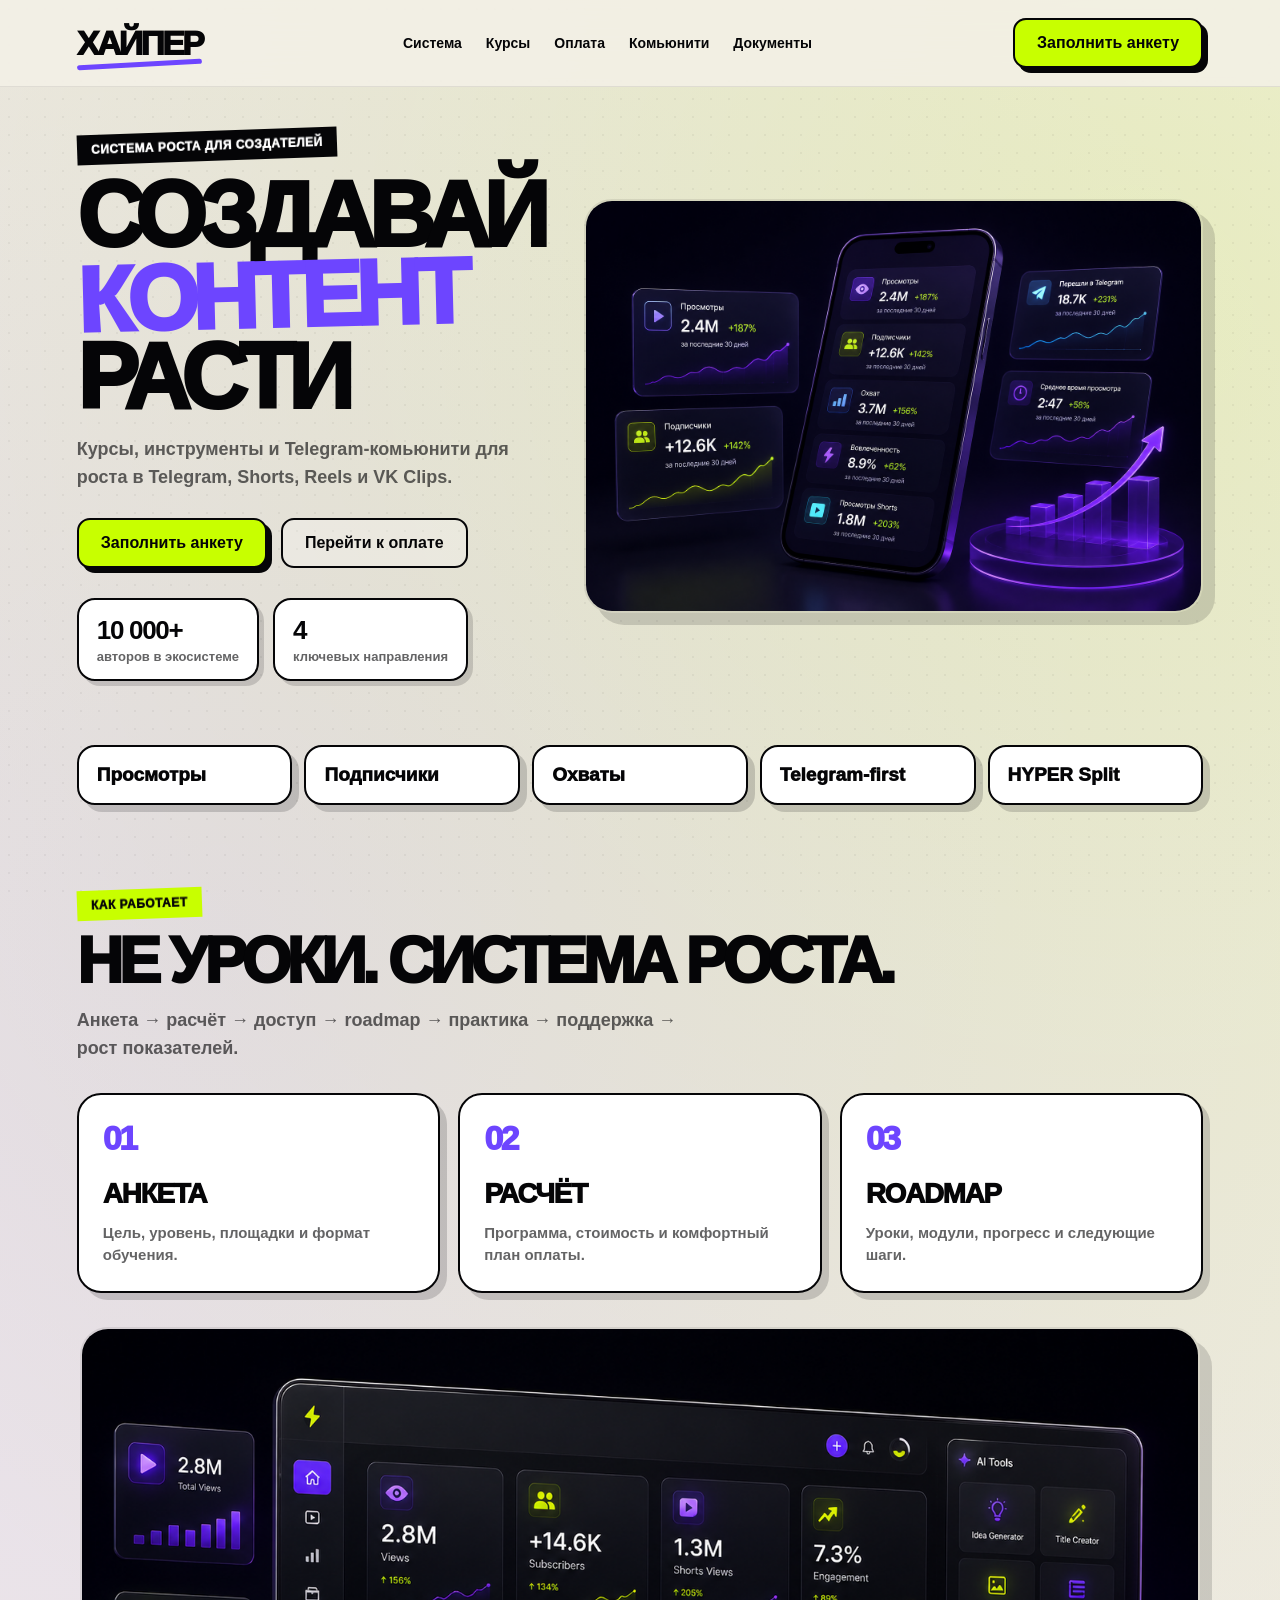
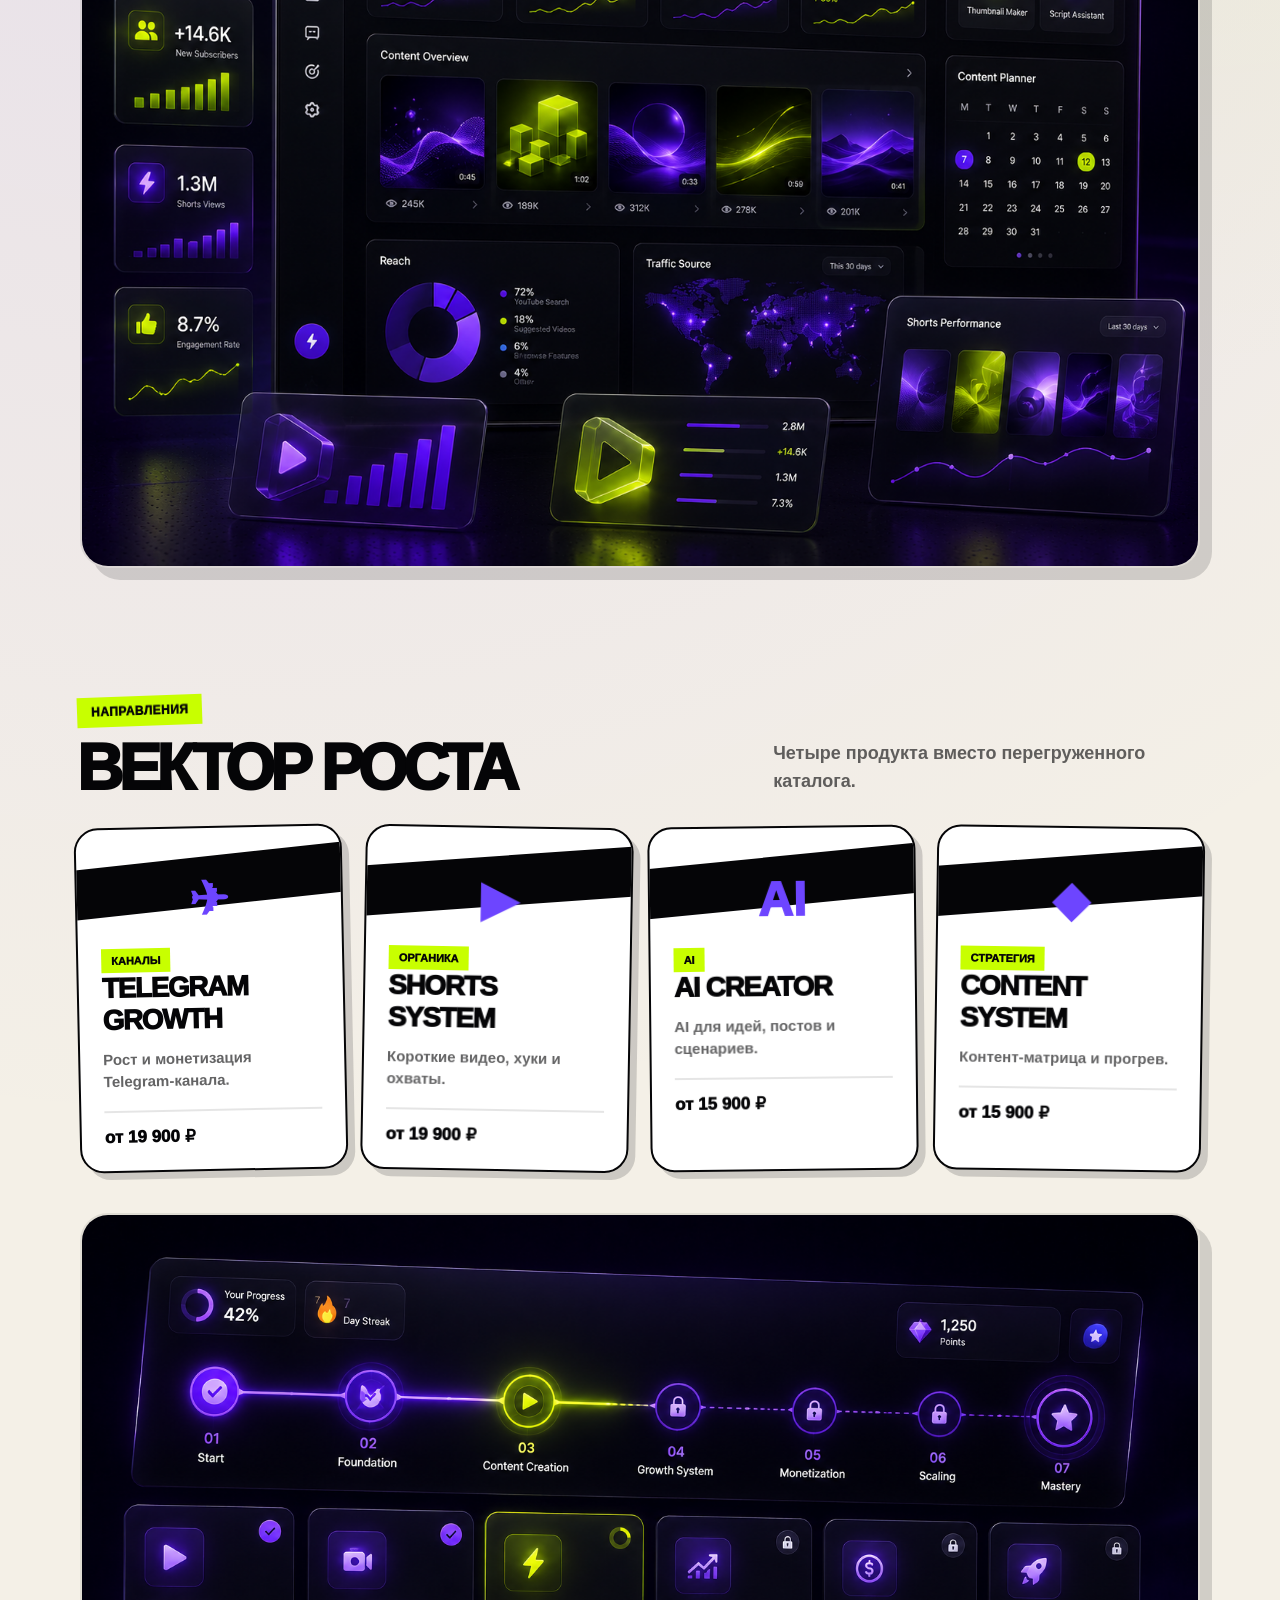
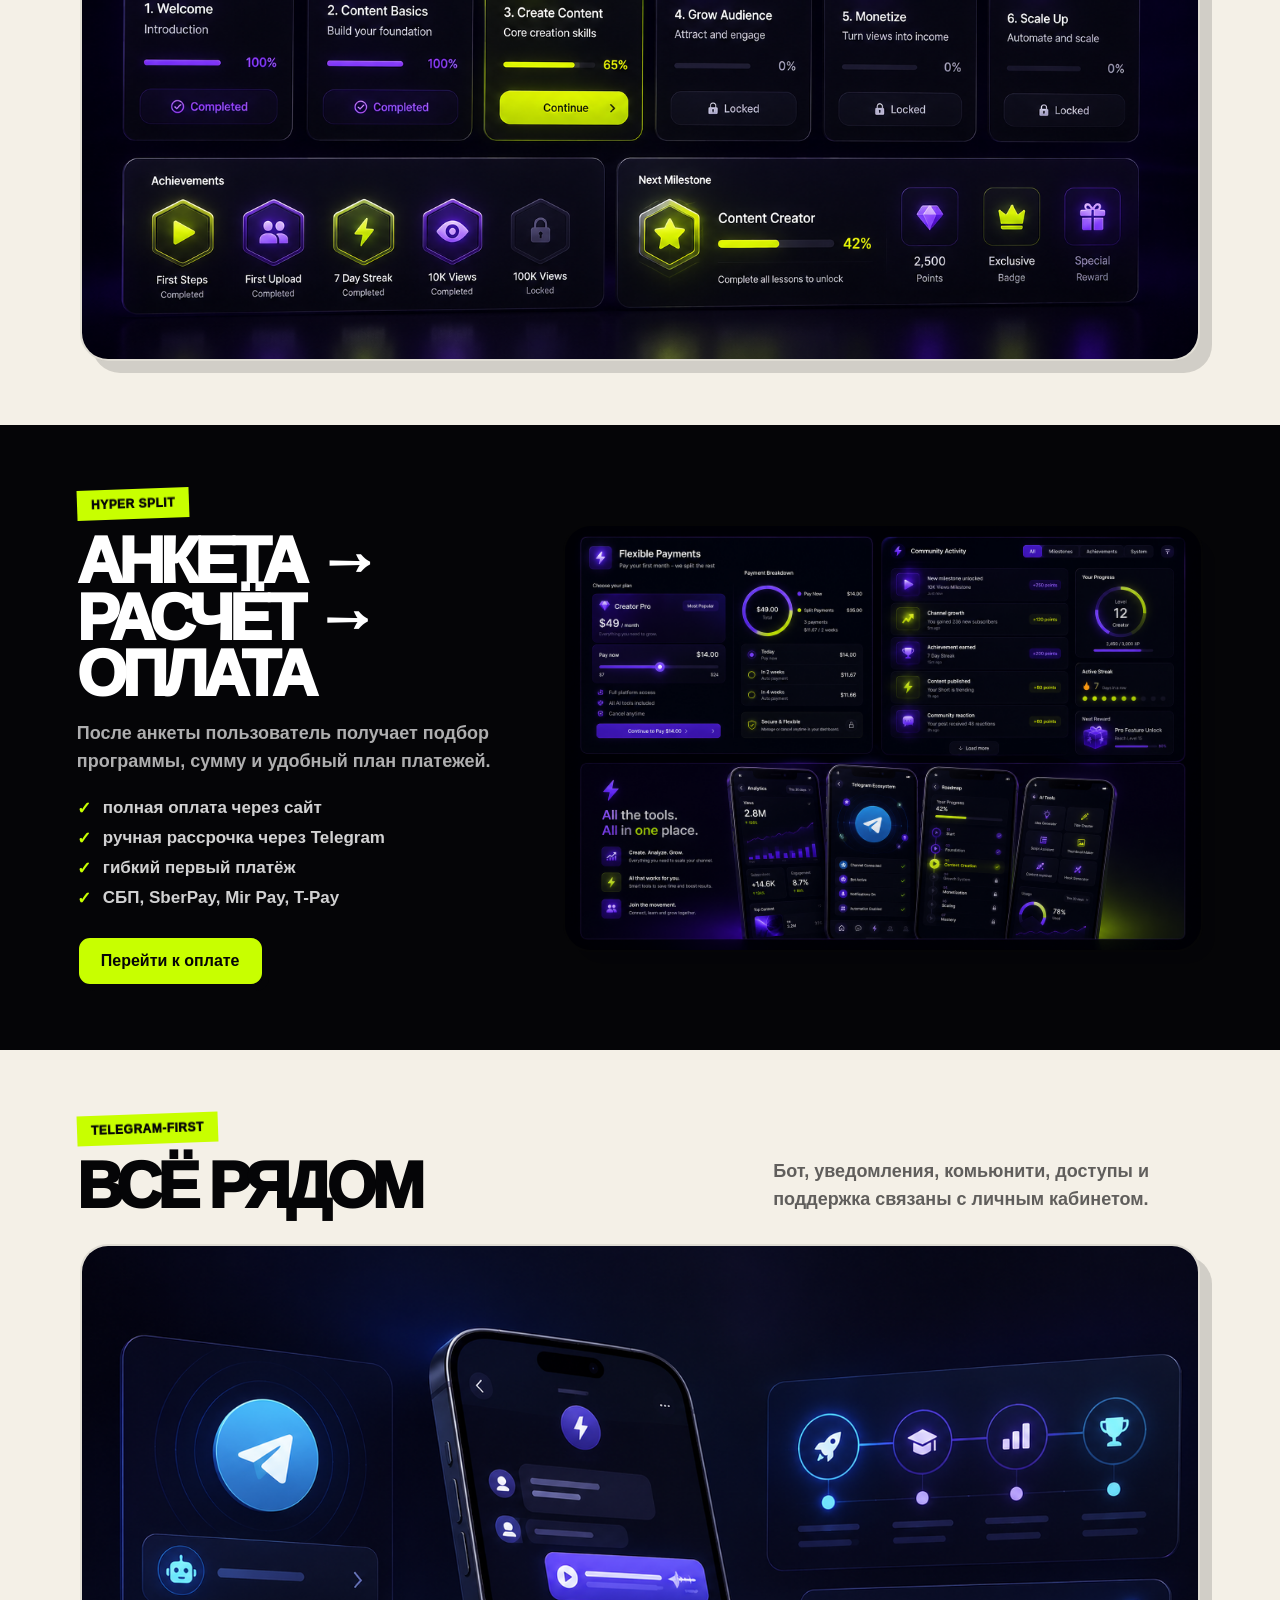
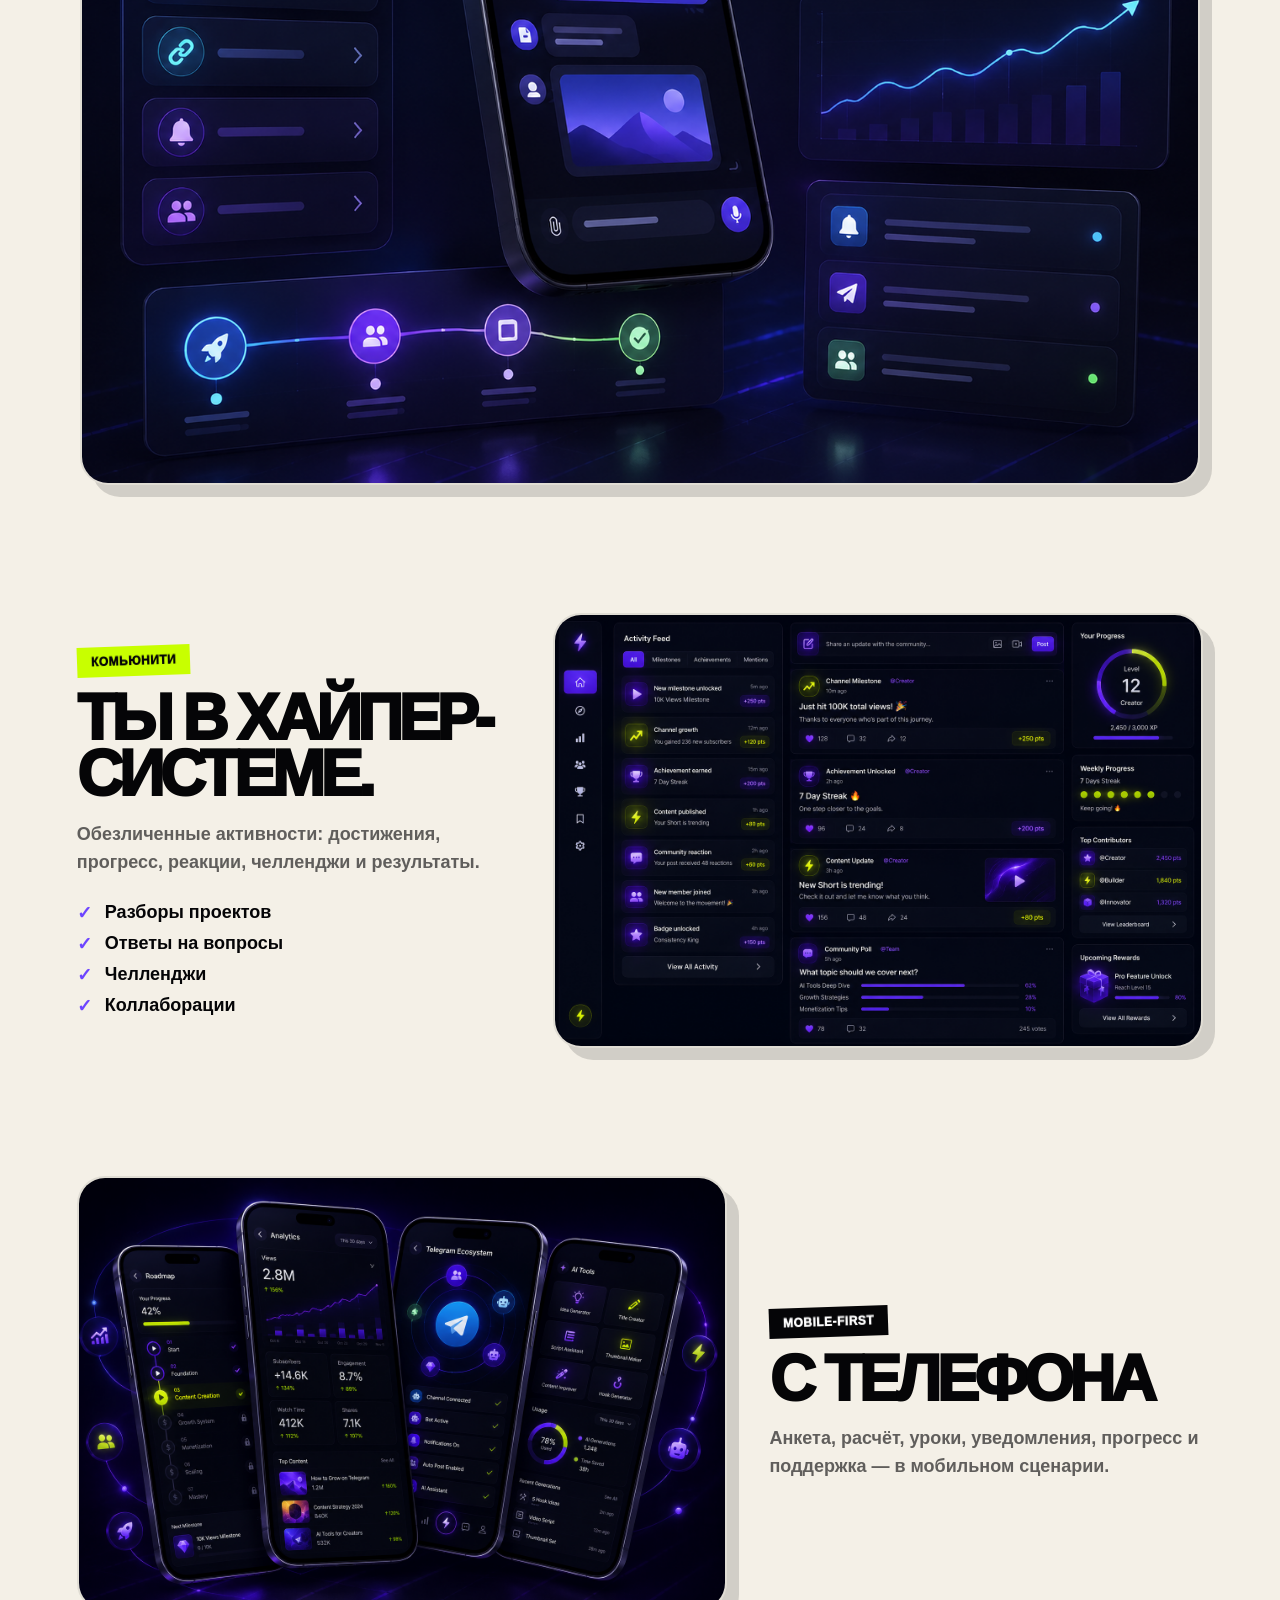
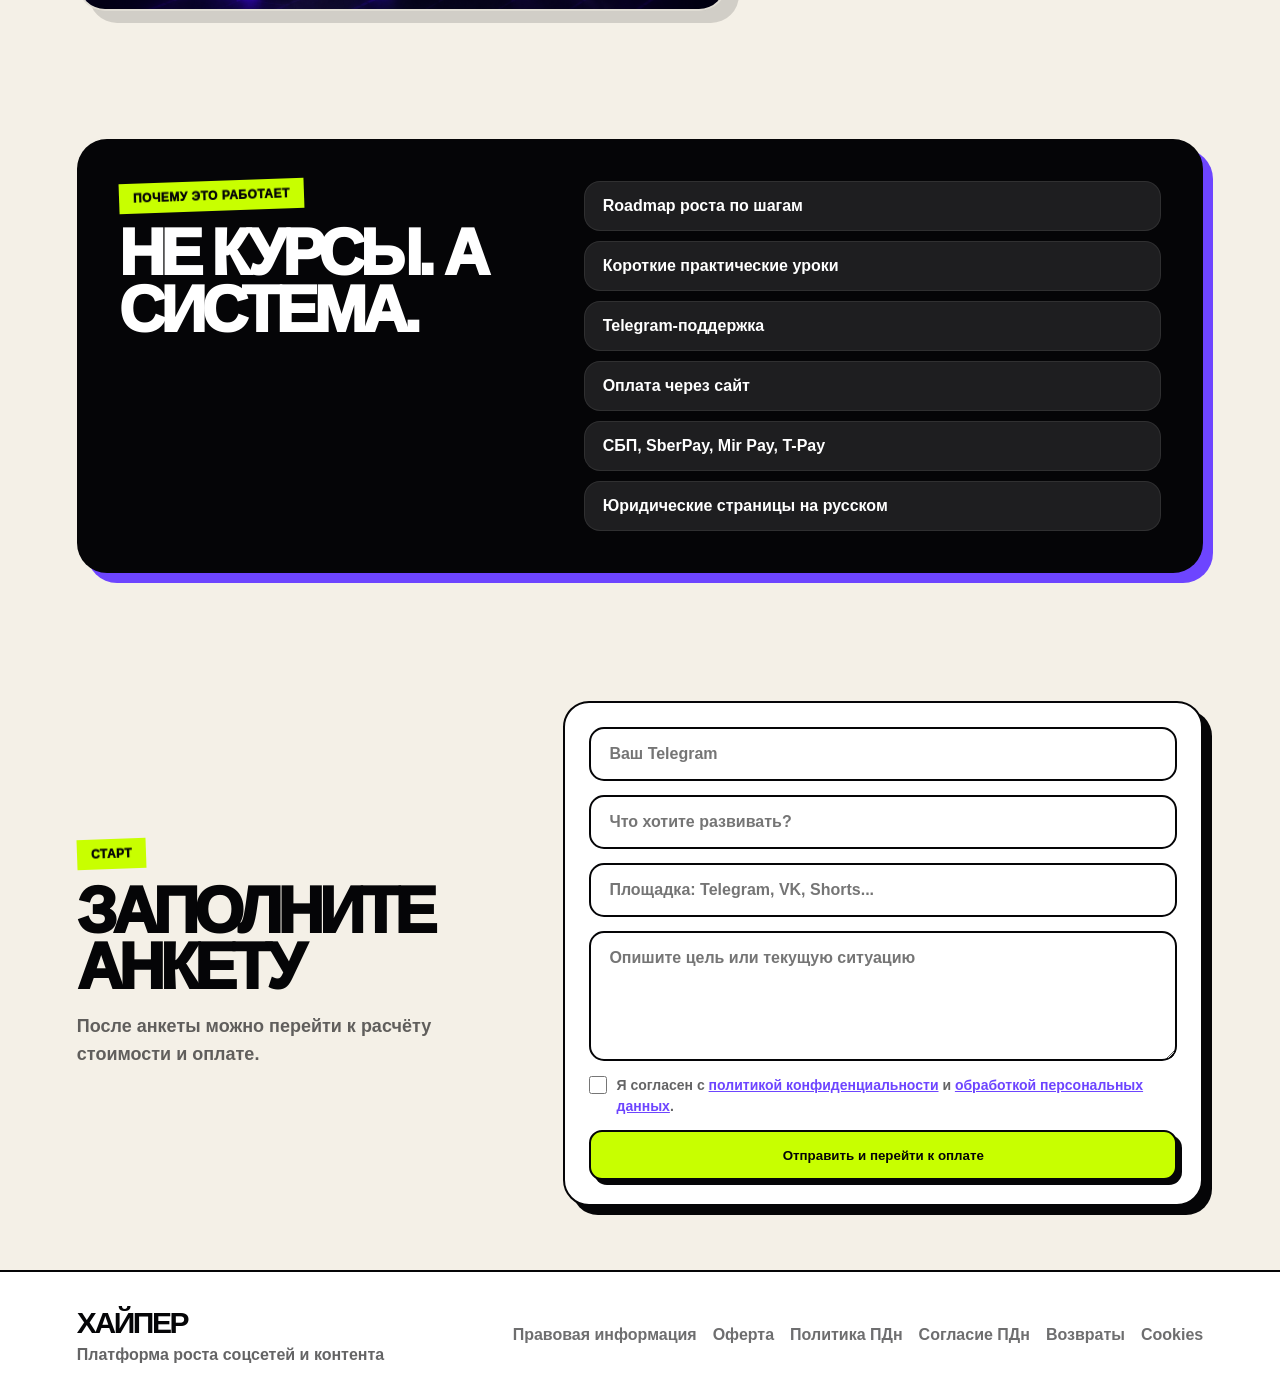
<file: index.html>
<!DOCTYPE html>
<html lang="ru">
<head>
  <meta charset="UTF-8" />
  <meta name="viewport" content="width=device-width, initial-scale=1.0" />
  <title>ХАЙПЕР — система роста соцсетей</title>
  <meta name="description" content="ХАЙПЕР — экосистема курсов, инструментов и Telegram-комьюнити для роста соцсетей, контента и продаж." />
  <link rel="icon" href="./assets/favicon.ico" />
  <link rel="stylesheet" href="./styles.css" />
</head>
<body>
  <header class="site-header">
    <a href="./index.html" class="logo">ХАЙПЕР<span></span></a>
    <nav class="nav">
      <a href="#system">Система</a>
      <a href="#courses">Курсы</a>
      <a href="./payment.html">Оплата</a>
      <a href="#community">Комьюнити</a>
      <a href="./legal.html">Документы</a>
    </nav>
    <a href="#form" class="header-cta">Заполнить анкету</a>
  </header>

  <main>
    <section class="hero section-pad">
      <div class="hero-copy">
        <div class="tag tag-dark">Система роста для создателей</div>
        <h1>Создавай <em>контент</em> расти</h1>
        <p>Курсы, инструменты и Telegram-комьюнити для роста в Telegram, Shorts, Reels и VK Clips.</p>
        <div class="actions">
          <a href="#form" class="btn btn-primary">Заполнить анкету</a>
          <a href="./payment.html" class="btn btn-secondary">Перейти к оплате</a>
        </div>
        <div class="hero-proof">
          <div><strong>10 000+</strong><span>авторов в экосистеме</span></div>
          <div><strong>4</strong><span>ключевых направления</span></div>
        </div>
      </div>
      <div class="hero-visual">
        <img src="./assets/hero-main-visual.png" alt="Интерфейс роста просмотров, подписчиков и охватов" />
      </div>
    </section>

    <section class="metrics-strip">
      <div>Просмотры</div>
      <div>Подписчики</div>
      <div>Охваты</div>
      <div>Telegram-first</div>
      <div>HYPER Split</div>
    </section>

    <section id="system" class="section-pad">
      <div class="section-head">
        <div class="tag">Как работает</div>
        <h2>Не уроки. Система роста.</h2>
        <p>Анкета → расчёт → доступ → roadmap → практика → поддержка → рост показателей.</p>
      </div>
      <div class="system-grid">
        <article class="system-card"><span>01</span><h3>Анкета</h3><p>Цель, уровень, площадки и формат обучения.</p></article>
        <article class="system-card"><span>02</span><h3>Расчёт</h3><p>Программа, стоимость и комфортный план оплаты.</p></article>
        <article class="system-card"><span>03</span><h3>Roadmap</h3><p>Уроки, модули, прогресс и следующие шаги.</p></article>
      </div>
      <div class="visual-panel"><img src="./assets/content-dashboard-ui.png" alt="Dashboard роста контента и показателей соцсетей" /></div>
    </section>

    <section id="courses" class="section-pad">
      <div class="section-head split-head">
        <div><div class="tag">Направления</div><h2>Вектор роста</h2></div>
        <p>Четыре продукта вместо перегруженного каталога.</p>
      </div>
      <div class="course-grid">
        <article class="course-card rotate-left"><div class="course-icon">✈</div><span>каналы</span><h3>Telegram Growth</h3><p>Рост и монетизация Telegram-канала.</p><strong>от 19 900 ₽</strong></article>
        <article class="course-card rotate-right"><div class="course-icon">▶</div><span>органика</span><h3>Shorts System</h3><p>Короткие видео, хуки и охваты.</p><strong>от 19 900 ₽</strong></article>
        <article class="course-card rotate-left-soft"><div class="course-icon">AI</div><span>AI</span><h3>AI Creator</h3><p>AI для идей, постов и сценариев.</p><strong>от 15 900 ₽</strong></article>
        <article class="course-card rotate-right-soft"><div class="course-icon">◆</div><span>стратегия</span><h3>Content System</h3><p>Контент-матрица и прогрев.</p><strong>от 15 900 ₽</strong></article>
      </div>
      <div class="visual-panel roadmap-panel"><img src="./assets/roadmap-ui.png" alt="Roadmap обучения, прогресс и модули" /></div>
    </section>

    <section id="split" class="section-pad split-section">
      <div class="split-copy">
        <div class="tag tag-lime">HYPER Split</div>
        <h2>Анкета → расчёт → оплата</h2>
        <p>После анкеты пользователь получает подбор программы, сумму и удобный план платежей.</p>
        <ul>
          <li>полная оплата через сайт</li>
          <li>ручная рассрочка через Telegram</li>
          <li>гибкий первый платёж</li>
          <li>СБП, SberPay, Mir Pay, T-Pay</li>
        </ul>
        <a href="./payment.html" class="btn btn-primary">Перейти к оплате</a>
      </div>
      <div class="split-visual"><img src="./assets/hyper-split-ui.png" alt="Интерфейс гибкой оплаты HYPER Split" /></div>
    </section>

    <section class="section-pad telegram-section">
      <div class="section-head split-head">
        <div><div class="tag">Telegram-first</div><h2>Всё рядом</h2></div>
        <p>Бот, уведомления, комьюнити, доступы и поддержка связаны с личным кабинетом.</p>
      </div>
      <div class="visual-panel"><img src="./assets/telegram-system-ui.png" alt="Telegram-система, бот, roadmap и уведомления" /></div>
    </section>

    <section id="community" class="section-pad community-section">
      <div class="community-copy">
        <div class="tag">Комьюнити</div>
        <h2>Ты в ХАЙПЕР-системе.</h2>
        <p>Обезличенные активности: достижения, прогресс, реакции, челленджи и результаты.</p>
        <div class="checks"><span>Разборы проектов</span><span>Ответы на вопросы</span><span>Челленджи</span><span>Коллаборации</span></div>
      </div>
      <div class="community-visual"><img src="./assets/community-feed-ui.png" alt="Лента активности комьюнити" /></div>
    </section>

    <section class="section-pad mobile-section">
      <div class="mobile-visual"><img src="./assets/mobile-stack-ui.png" alt="Набор мобильных экранов платформы ХАЙПЕР" /></div>
      <div class="mobile-copy">
        <div class="tag tag-dark">Mobile-first</div>
        <h2>С телефона</h2>
        <p>Анкета, расчёт, уроки, уведомления, прогресс и поддержка — в мобильном сценарии.</p>
      </div>
    </section>

    <section class="section-pad why-section">
      <div class="why-box">
        <div><div class="tag tag-lime">Почему это работает</div><h2>Не курсы. А система.</h2></div>
        <div class="why-list">
          <div>Roadmap роста по шагам</div>
          <div>Короткие практические уроки</div>
          <div>Telegram-поддержка</div>
          <div>Оплата через сайт</div>
          <div>СБП, SberPay, Mir Pay, T-Pay</div>
          <div>Юридические страницы на русском</div>
        </div>
      </div>
    </section>

    <section id="form" class="section-pad form-section">
      <div class="form-copy">
        <div class="tag">Старт</div>
        <h2>Заполните анкету</h2>
        <p>После анкеты можно перейти к расчёту стоимости и оплате.</p>
      </div>
      <form class="lead-form" action="./payment.html">
        <input type="text" name="telegram" placeholder="Ваш Telegram" />
        <input type="text" name="goal" placeholder="Что хотите развивать?" />
        <input type="text" name="platform" placeholder="Площадка: Telegram, VK, Shorts..." />
        <textarea name="message" placeholder="Опишите цель или текущую ситуацию"></textarea>
        <label class="privacy-check">
          <input type="checkbox" required />
          <span>Я согласен с <a href="./privacy.html">политикой конфиденциальности</a> и <a href="./consent.html">обработкой персональных данных</a>.</span>
        </label>
        <button type="submit">Отправить и перейти к оплате</button>
      </form>
    </section>
  </main>

  <footer class="footer">
    <div><strong>ХАЙПЕР</strong><p>Платформа роста соцсетей и контента</p></div>
    <nav>
      <a href="./legal.html">Правовая информация</a>
      <a href="./offer.html">Оферта</a>
      <a href="./privacy.html">Политика ПДн</a>
      <a href="./consent.html">Согласие ПДн</a>
      <a href="./refunds.html">Возвраты</a>
      <a href="./cookies.html">Cookies</a>
    </nav>
  </footer>
</body>
</html>
</file>
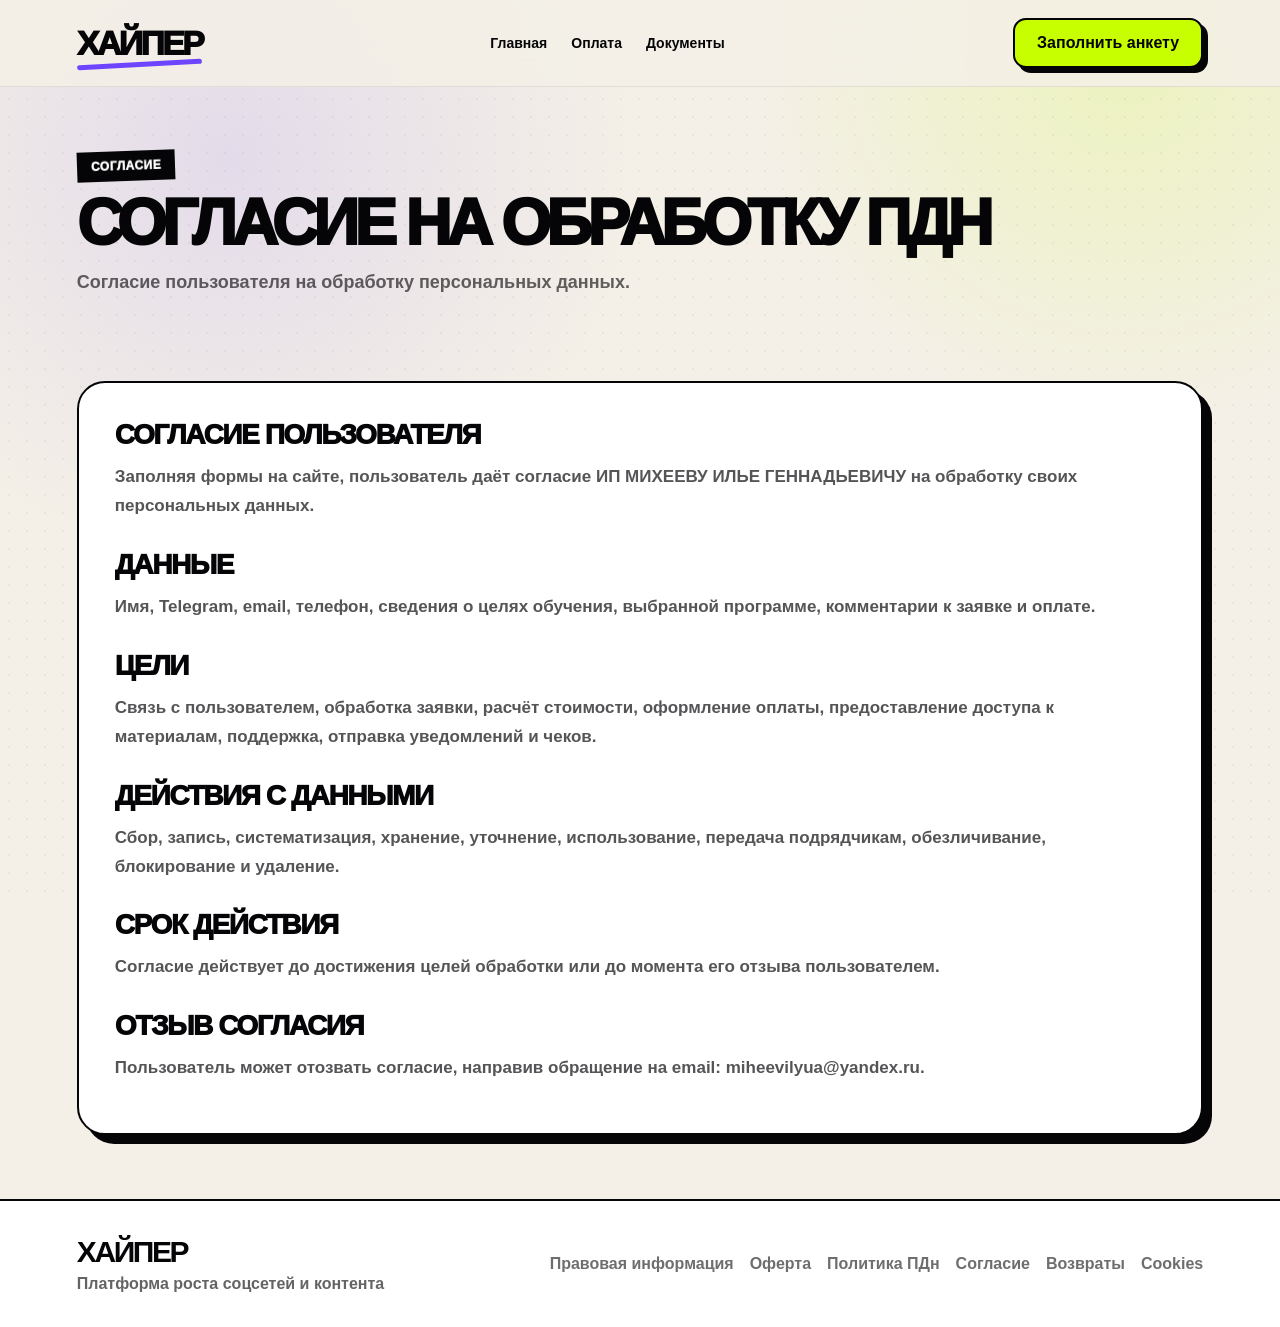
<file: consent.html>
<!DOCTYPE html>
<html lang="ru">
<head>
  <meta charset="UTF-8" />
  <meta name="viewport" content="width=device-width, initial-scale=1.0" />
  <title>Согласие на обработку персональных данных — ХАЙПЕР</title>
  <meta name="description" content="Согласие пользователя на обработку персональных данных." />
  <link rel="icon" href="./assets/favicon.ico" />
  <link rel="stylesheet" href="./styles.css" />
</head>
<body>
<header class="site-header">
  <a href="./index.html" class="logo">ХАЙПЕР<span></span></a>
  <nav class="nav">
    <a href="./index.html">Главная</a>
    <a href="./payment.html">Оплата</a>
    <a href="./legal.html">Документы</a>
  </nav>
  <a href="./index.html#form" class="header-cta">Заполнить анкету</a>
</header>
<main class="legal-page">
  <section class="payment-hero section-pad">
    <div>
      <div class="tag tag-dark">Согласие</div>
      <h1>Согласие на обработку ПДн</h1>
      <p>Согласие пользователя на обработку персональных данных.</p>
    </div>
  </section>
  <section class="section-pad legal-section">
  <div class="legal-card doc-text">
    <h2>Согласие пользователя</h2>
    <p>Заполняя формы на сайте, пользователь даёт согласие ИП МИХЕЕВУ ИЛЬЕ ГЕННАДЬЕВИЧУ на обработку своих персональных данных.</p>

    <h2>Данные</h2>
    <p>Имя, Telegram, email, телефон, сведения о целях обучения, выбранной программе, комментарии к заявке и оплате.</p>

    <h2>Цели</h2>
    <p>Связь с пользователем, обработка заявки, расчёт стоимости, оформление оплаты, предоставление доступа к материалам, поддержка, отправка уведомлений и чеков.</p>

    <h2>Действия с данными</h2>
    <p>Сбор, запись, систематизация, хранение, уточнение, использование, передача подрядчикам, обезличивание, блокирование и удаление.</p>

    <h2>Срок действия</h2>
    <p>Согласие действует до достижения целей обработки или до момента его отзыва пользователем.</p>

    <h2>Отзыв согласия</h2>
    <p>Пользователь может отозвать согласие, направив обращение на email: miheevilyua@yandex.ru.</p>
  </div>
</section>
</main>
<footer class="footer">
  <div>
    <strong>ХАЙПЕР</strong>
    <p>Платформа роста соцсетей и контента</p>
  </div>
  <nav>
    <a href="./legal.html">Правовая информация</a>
    <a href="./offer.html">Оферта</a>
    <a href="./privacy.html">Политика ПДн</a>
    <a href="./consent.html">Согласие</a>
    <a href="./refunds.html">Возвраты</a>
    <a href="./cookies.html">Cookies</a>
  </nav>
</footer>
</body>
</html>
</file>
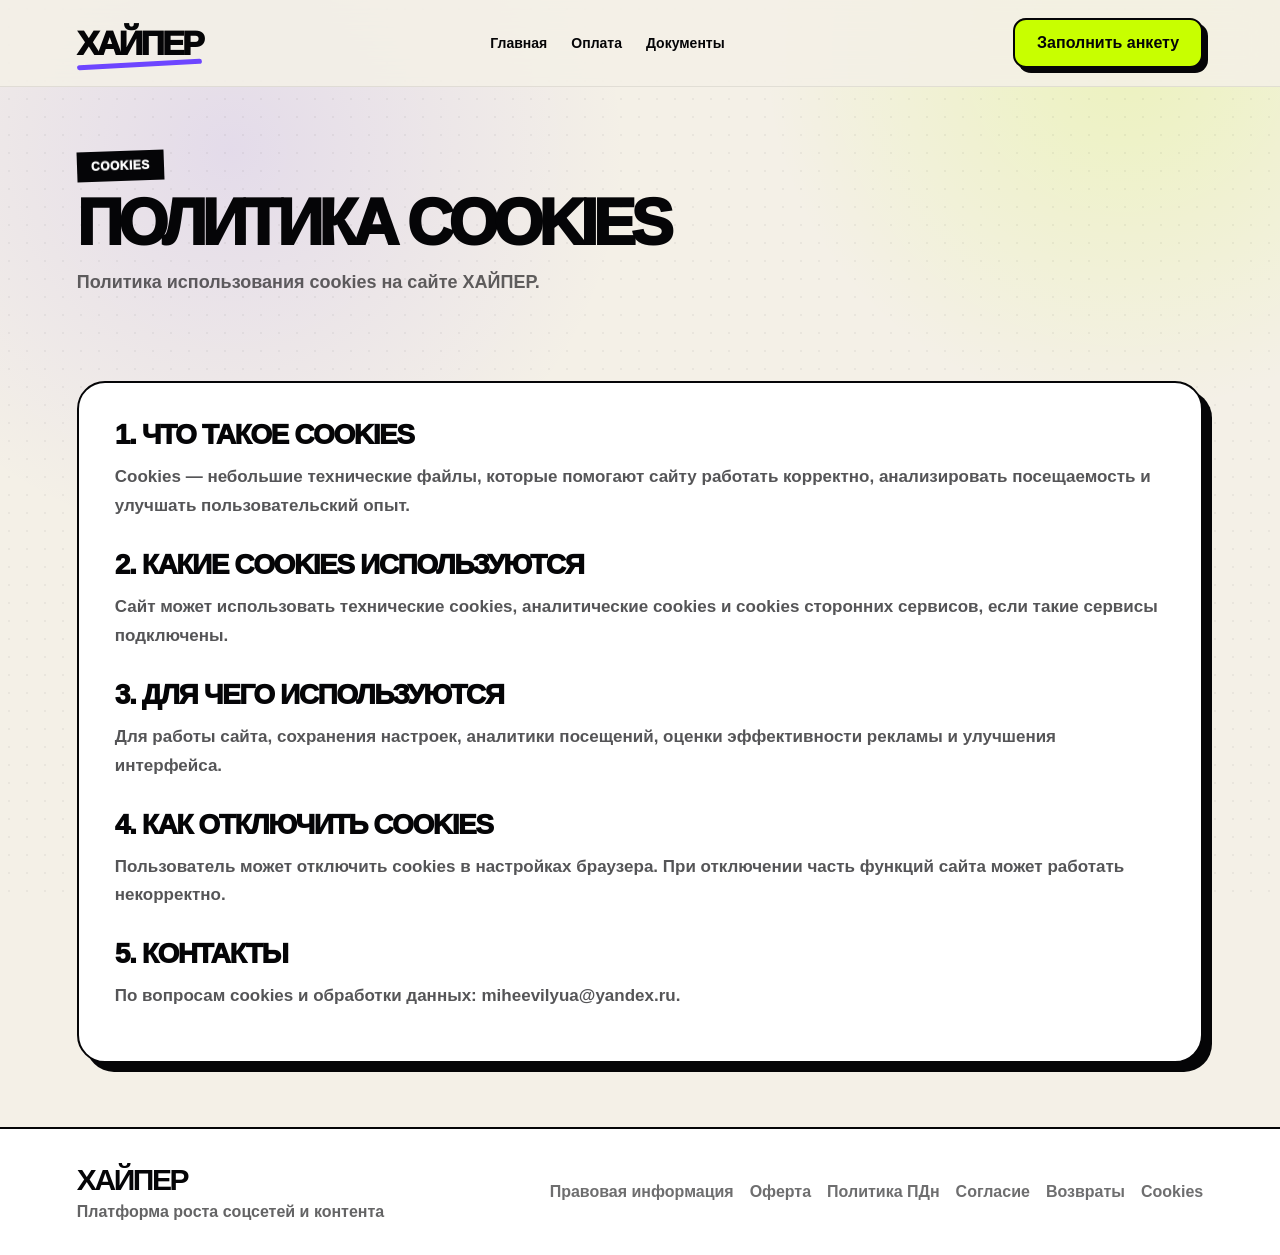
<file: cookies.html>
<!DOCTYPE html>
<html lang="ru">
<head>
  <meta charset="UTF-8" />
  <meta name="viewport" content="width=device-width, initial-scale=1.0" />
  <title>Политика cookies — ХАЙПЕР</title>
  <meta name="description" content="Политика использования cookies на сайте ХАЙПЕР." />
  <link rel="icon" href="./assets/favicon.ico" />
  <link rel="stylesheet" href="./styles.css" />
</head>
<body>
<header class="site-header">
  <a href="./index.html" class="logo">ХАЙПЕР<span></span></a>
  <nav class="nav">
    <a href="./index.html">Главная</a>
    <a href="./payment.html">Оплата</a>
    <a href="./legal.html">Документы</a>
  </nav>
  <a href="./index.html#form" class="header-cta">Заполнить анкету</a>
</header>
<main class="legal-page">
  <section class="payment-hero section-pad">
    <div>
      <div class="tag tag-dark">Cookies</div>
      <h1>Политика cookies</h1>
      <p>Политика использования cookies на сайте ХАЙПЕР.</p>
    </div>
  </section>
  <section class="section-pad legal-section">
  <div class="legal-card doc-text">
    <h2>1. Что такое cookies</h2>
    <p>Cookies — небольшие технические файлы, которые помогают сайту работать корректно, анализировать посещаемость и улучшать пользовательский опыт.</p>

    <h2>2. Какие cookies используются</h2>
    <p>Сайт может использовать технические cookies, аналитические cookies и cookies сторонних сервисов, если такие сервисы подключены.</p>

    <h2>3. Для чего используются</h2>
    <p>Для работы сайта, сохранения настроек, аналитики посещений, оценки эффективности рекламы и улучшения интерфейса.</p>

    <h2>4. Как отключить cookies</h2>
    <p>Пользователь может отключить cookies в настройках браузера. При отключении часть функций сайта может работать некорректно.</p>

    <h2>5. Контакты</h2>
    <p>По вопросам cookies и обработки данных: miheevilyua@yandex.ru.</p>
  </div>
</section>
</main>
<footer class="footer">
  <div>
    <strong>ХАЙПЕР</strong>
    <p>Платформа роста соцсетей и контента</p>
  </div>
  <nav>
    <a href="./legal.html">Правовая информация</a>
    <a href="./offer.html">Оферта</a>
    <a href="./privacy.html">Политика ПДн</a>
    <a href="./consent.html">Согласие</a>
    <a href="./refunds.html">Возвраты</a>
    <a href="./cookies.html">Cookies</a>
  </nav>
</footer>
</body>
</html>
</file>
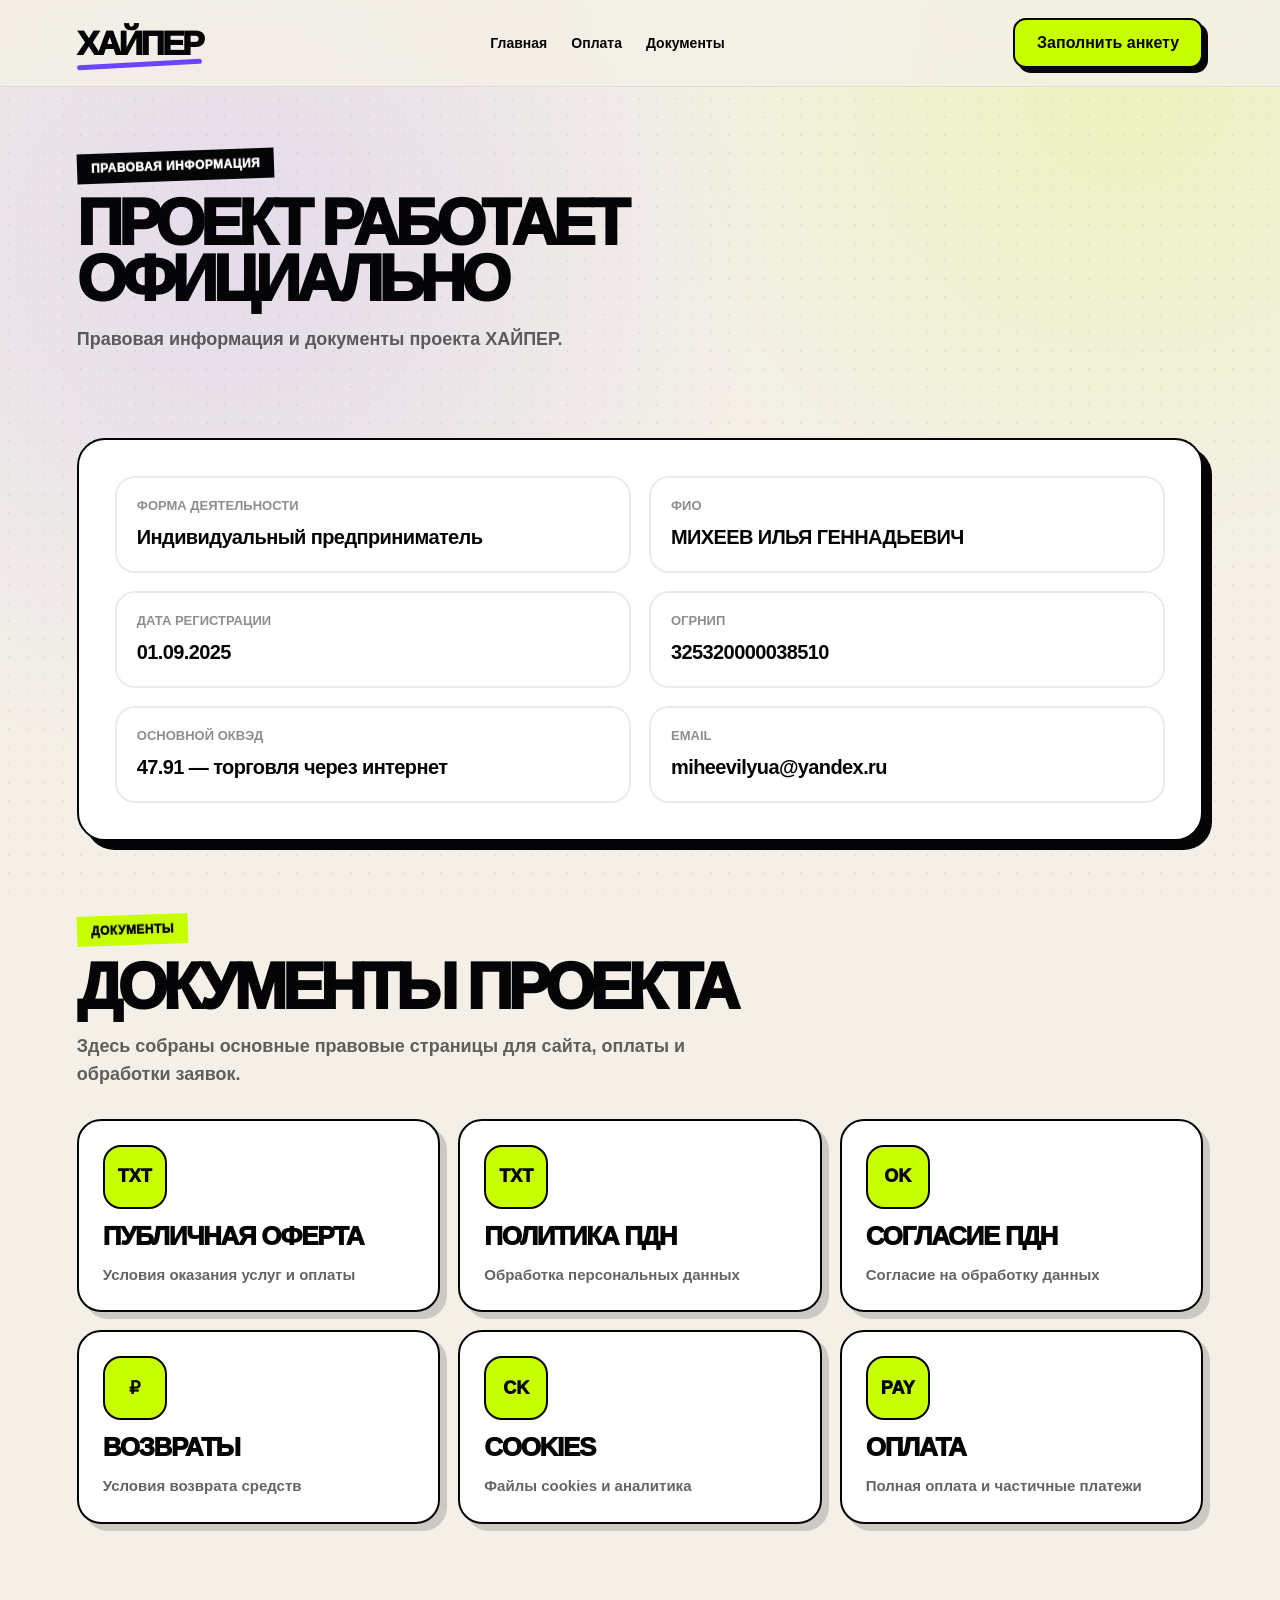
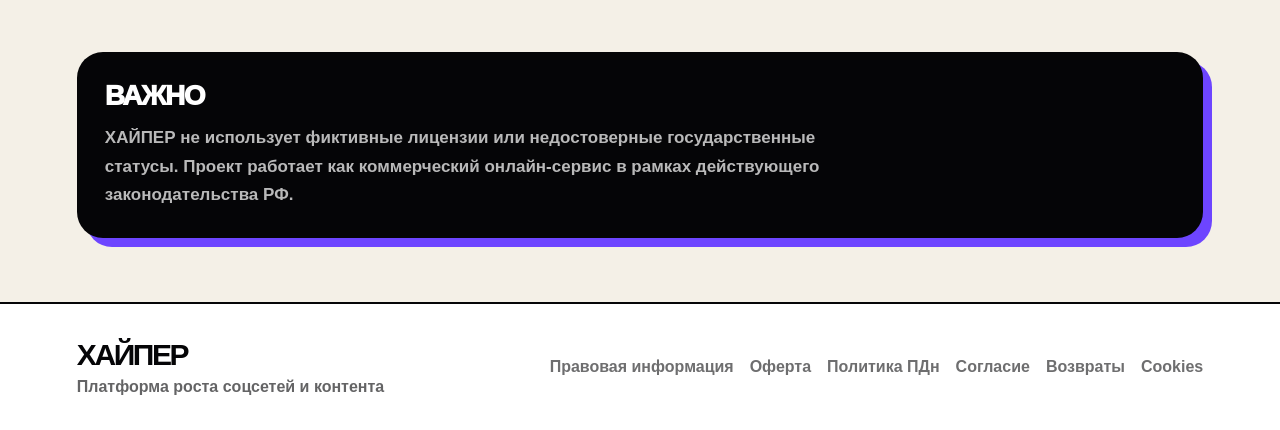
<file: legal.html>
<!DOCTYPE html>
<html lang="ru">
<head>
  <meta charset="UTF-8" />
  <meta name="viewport" content="width=device-width, initial-scale=1.0" />
  <title>Правовая информация — ХАЙПЕР</title>
  <meta name="description" content="Правовая информация и документы проекта ХАЙПЕР." />
  <link rel="icon" href="./assets/favicon.ico" />
  <link rel="stylesheet" href="./styles.css" />
</head>
<body>
<header class="site-header">
  <a href="./index.html" class="logo">ХАЙПЕР<span></span></a>
  <nav class="nav">
    <a href="./index.html">Главная</a>
    <a href="./payment.html">Оплата</a>
    <a href="./legal.html">Документы</a>
  </nav>
  <a href="./index.html#form" class="header-cta">Заполнить анкету</a>
</header>
<main class="legal-page">
  <section class="payment-hero section-pad">
    <div>
      <div class="tag tag-dark">Правовая информация</div>
      <h1>Проект работает официально</h1>
      <p>Правовая информация и документы проекта ХАЙПЕР.</p>
    </div>
  </section>
  <section class="section-pad legal-section">
  <div class="legal-card">
    <div class="legal-grid">
      <div class="legal-item"><span>Форма деятельности</span><strong>Индивидуальный предприниматель</strong></div>
      <div class="legal-item"><span>ФИО</span><strong>МИХЕЕВ ИЛЬЯ ГЕННАДЬЕВИЧ</strong></div>
      <div class="legal-item"><span>Дата регистрации</span><strong>01.09.2025</strong></div>
      <div class="legal-item"><span>ОГРНИП</span><strong>325320000038510</strong></div>
      <div class="legal-item"><span>Основной ОКВЭД</span><strong>47.91 — торговля через интернет</strong></div>
      <div class="legal-item"><span>Email</span><strong>miheevilyua@yandex.ru</strong></div>
    </div>
  </div>
</section>

<section class="section-pad legal-docs-section">
  <div class="section-head">
    <div class="tag">Документы</div>
    <h2>Документы проекта</h2>
    <p>Здесь собраны основные правовые страницы для сайта, оплаты и обработки заявок.</p>
  </div>

  <div class="docs-grid">
    <a class="doc-card" href="./offer.html"><div class="doc-icon">TXT</div><h3>Публичная оферта</h3><p>Условия оказания услуг и оплаты</p></a>
    <a class="doc-card" href="./privacy.html"><div class="doc-icon">TXT</div><h3>Политика ПДн</h3><p>Обработка персональных данных</p></a>
    <a class="doc-card" href="./consent.html"><div class="doc-icon">OK</div><h3>Согласие ПДн</h3><p>Согласие на обработку данных</p></a>
    <a class="doc-card" href="./refunds.html"><div class="doc-icon">₽</div><h3>Возвраты</h3><p>Условия возврата средств</p></a>
    <a class="doc-card" href="./cookies.html"><div class="doc-icon">CK</div><h3>Cookies</h3><p>Файлы cookies и аналитика</p></a>
    <a class="doc-card" href="./payment.html"><div class="doc-icon">PAY</div><h3>Оплата</h3><p>Полная оплата и частичные платежи</p></a>
  </div>
</section>

<section class="section-pad">
  <div class="legal-note">
    <strong>Важно</strong>
    <p>ХАЙПЕР не использует фиктивные лицензии или недостоверные государственные статусы. Проект работает как коммерческий онлайн-сервис в рамках действующего законодательства РФ.</p>
  </div>
</section>
</main>
<footer class="footer">
  <div>
    <strong>ХАЙПЕР</strong>
    <p>Платформа роста соцсетей и контента</p>
  </div>
  <nav>
    <a href="./legal.html">Правовая информация</a>
    <a href="./offer.html">Оферта</a>
    <a href="./privacy.html">Политика ПДн</a>
    <a href="./consent.html">Согласие</a>
    <a href="./refunds.html">Возвраты</a>
    <a href="./cookies.html">Cookies</a>
  </nav>
</footer>
</body>
</html>
</file>
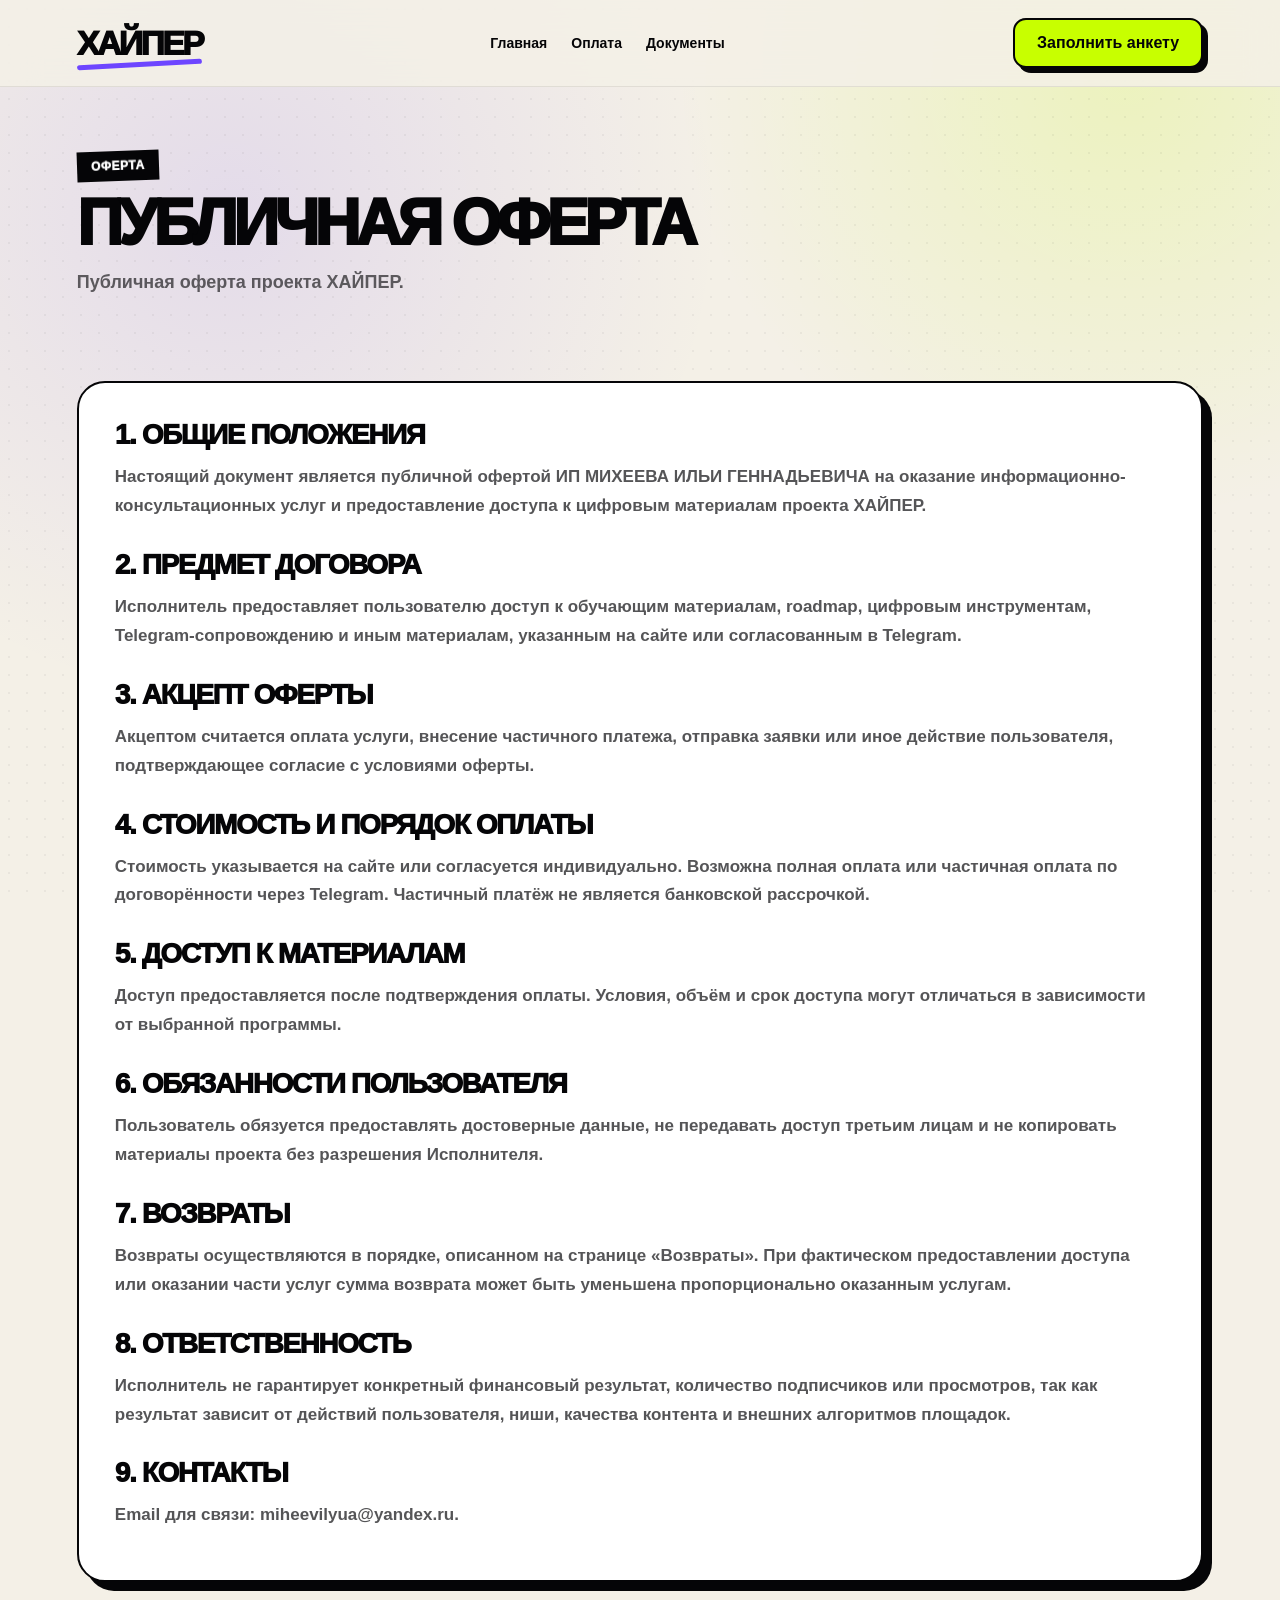
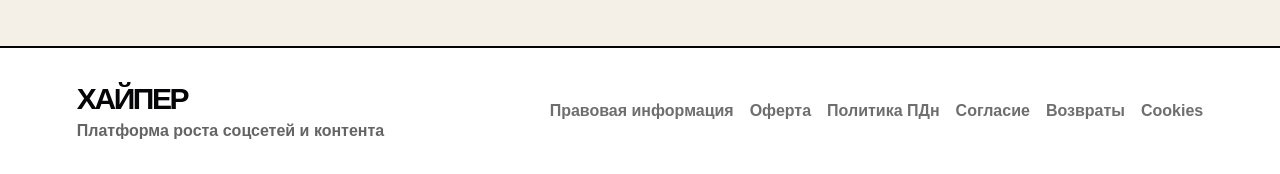
<file: offer.html>
<!DOCTYPE html>
<html lang="ru">
<head>
  <meta charset="UTF-8" />
  <meta name="viewport" content="width=device-width, initial-scale=1.0" />
  <title>Публичная оферта — ХАЙПЕР</title>
  <meta name="description" content="Публичная оферта проекта ХАЙПЕР." />
  <link rel="icon" href="./assets/favicon.ico" />
  <link rel="stylesheet" href="./styles.css" />
</head>
<body>
<header class="site-header">
  <a href="./index.html" class="logo">ХАЙПЕР<span></span></a>
  <nav class="nav">
    <a href="./index.html">Главная</a>
    <a href="./payment.html">Оплата</a>
    <a href="./legal.html">Документы</a>
  </nav>
  <a href="./index.html#form" class="header-cta">Заполнить анкету</a>
</header>
<main class="legal-page">
  <section class="payment-hero section-pad">
    <div>
      <div class="tag tag-dark">Оферта</div>
      <h1>Публичная оферта</h1>
      <p>Публичная оферта проекта ХАЙПЕР.</p>
    </div>
  </section>
  <section class="section-pad legal-section">
  <div class="legal-card doc-text">
    <h2>1. Общие положения</h2>
    <p>Настоящий документ является публичной офертой ИП МИХЕЕВА ИЛЬИ ГЕННАДЬЕВИЧА на оказание информационно-консультационных услуг и предоставление доступа к цифровым материалам проекта ХАЙПЕР.</p>

    <h2>2. Предмет договора</h2>
    <p>Исполнитель предоставляет пользователю доступ к обучающим материалам, roadmap, цифровым инструментам, Telegram-сопровождению и иным материалам, указанным на сайте или согласованным в Telegram.</p>

    <h2>3. Акцепт оферты</h2>
    <p>Акцептом считается оплата услуги, внесение частичного платежа, отправка заявки или иное действие пользователя, подтверждающее согласие с условиями оферты.</p>

    <h2>4. Стоимость и порядок оплаты</h2>
    <p>Стоимость указывается на сайте или согласуется индивидуально. Возможна полная оплата или частичная оплата по договорённости через Telegram. Частичный платёж не является банковской рассрочкой.</p>

    <h2>5. Доступ к материалам</h2>
    <p>Доступ предоставляется после подтверждения оплаты. Условия, объём и срок доступа могут отличаться в зависимости от выбранной программы.</p>

    <h2>6. Обязанности пользователя</h2>
    <p>Пользователь обязуется предоставлять достоверные данные, не передавать доступ третьим лицам и не копировать материалы проекта без разрешения Исполнителя.</p>

    <h2>7. Возвраты</h2>
    <p>Возвраты осуществляются в порядке, описанном на странице «Возвраты». При фактическом предоставлении доступа или оказании части услуг сумма возврата может быть уменьшена пропорционально оказанным услугам.</p>

    <h2>8. Ответственность</h2>
    <p>Исполнитель не гарантирует конкретный финансовый результат, количество подписчиков или просмотров, так как результат зависит от действий пользователя, ниши, качества контента и внешних алгоритмов площадок.</p>

    <h2>9. Контакты</h2>
    <p>Email для связи: miheevilyua@yandex.ru.</p>
  </div>
</section>
</main>
<footer class="footer">
  <div>
    <strong>ХАЙПЕР</strong>
    <p>Платформа роста соцсетей и контента</p>
  </div>
  <nav>
    <a href="./legal.html">Правовая информация</a>
    <a href="./offer.html">Оферта</a>
    <a href="./privacy.html">Политика ПДн</a>
    <a href="./consent.html">Согласие</a>
    <a href="./refunds.html">Возвраты</a>
    <a href="./cookies.html">Cookies</a>
  </nav>
</footer>
</body>
</html>
</file>
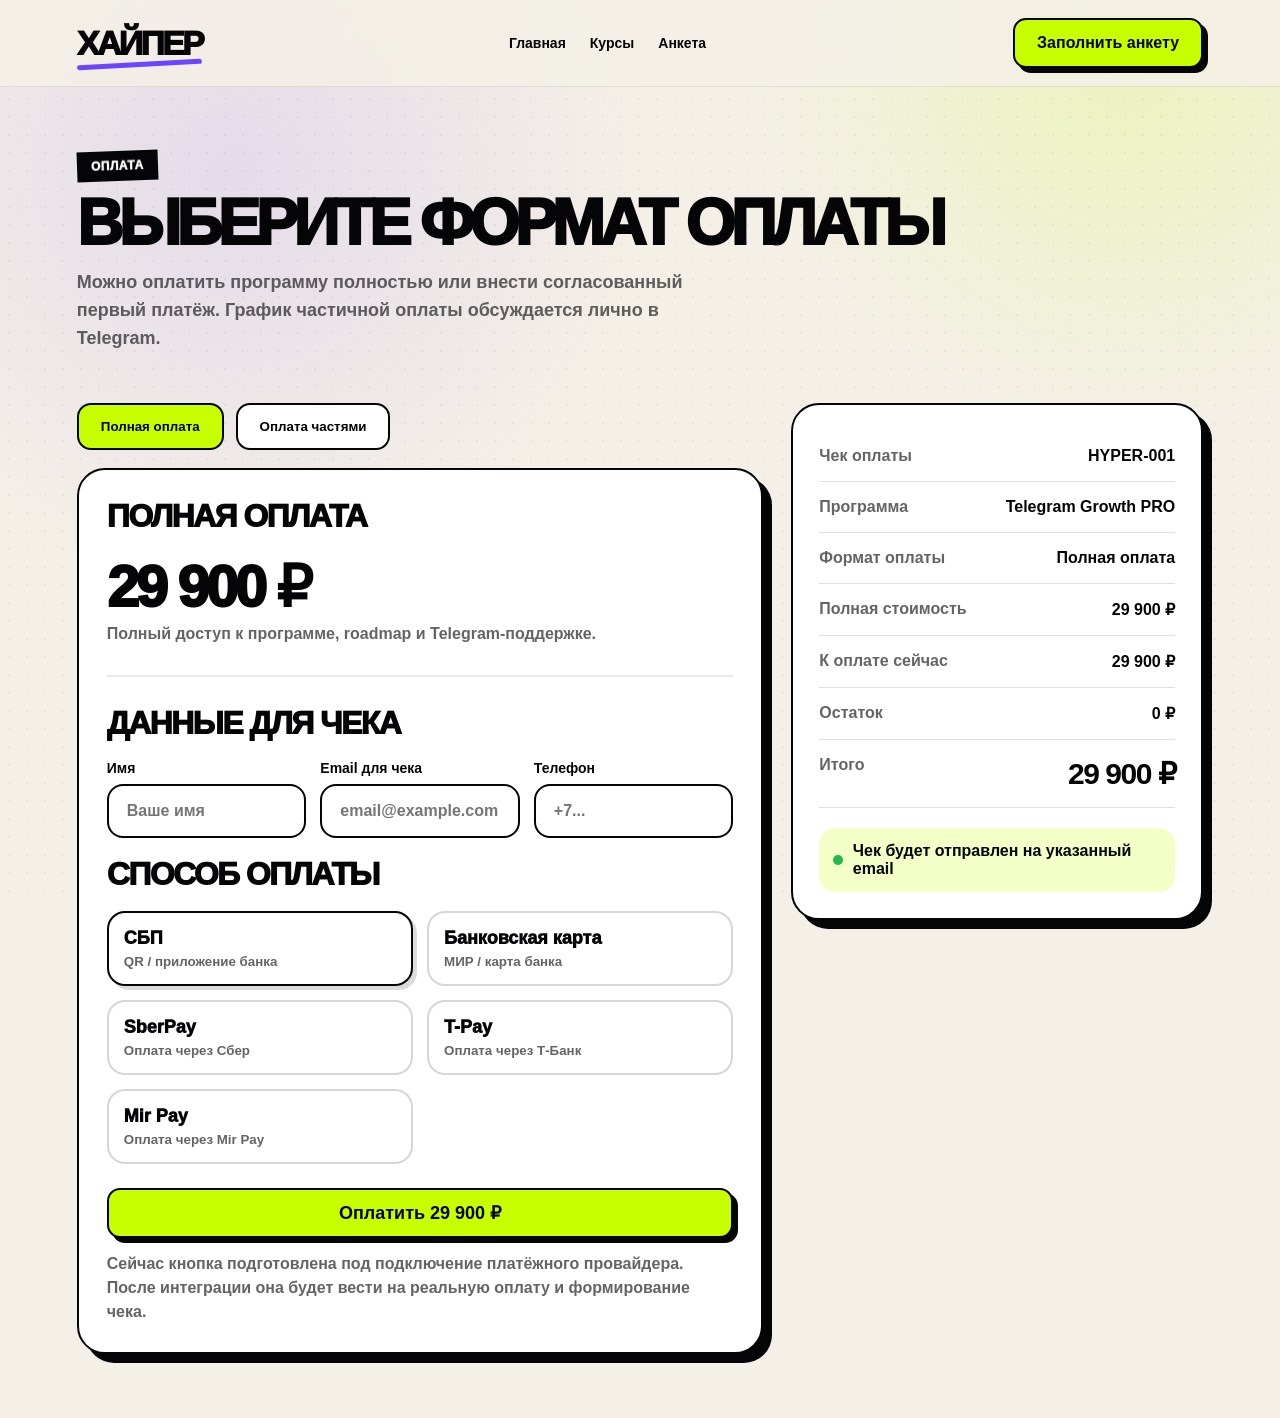
<file: payment.html>
<!DOCTYPE html>
<html lang="ru">
<head>
  <meta charset="UTF-8" />
  <meta name="viewport" content="width=device-width, initial-scale=1.0" />

  <title>Оплата — ХАЙПЕР</title>
  <meta name="description" content="Оплата ХАЙПЕР: полная сумма или частичная оплата после договорённости в Telegram." />

  <link rel="icon" href="./assets/favicon.ico" />
  <link rel="stylesheet" href="./styles.css" />
</head>

<body>
  <header class="site-header">
    <a href="./index.html" class="logo">ХАЙПЕР<span></span></a>

    <nav class="nav">
      <a href="./index.html">Главная</a>
      <a href="./index.html#courses">Курсы</a>
      <a href="./index.html#form">Анкета</a>
    </nav>

    <a href="./index.html#form" class="header-cta">Заполнить анкету</a>
  </header>

  <main class="payment-page">
    <section class="payment-hero section-pad">
      <div>
        <div class="tag tag-dark">Оплата</div>
        <h1>Выберите формат оплаты</h1>
        <p>
          Можно оплатить программу полностью или внести согласованный первый платёж.
          График частичной оплаты обсуждается лично в Telegram.
        </p>
      </div>
    </section>

    <section class="checkout section-pad">
      <div class="checkout-main">
        <div class="payment-switch" aria-label="Выбор формата оплаты">
          <button class="switch-btn active" type="button" data-mode="full">Полная оплата</button>
          <button class="switch-btn" type="button" data-mode="split">Оплата частями</button>
        </div>

        <form class="checkout-card" id="paymentForm">
          <div class="payment-mode-panel active" id="fullPanel">
            <h2>Полная оплата</h2>

            <div class="full-payment">
              <div class="price-big">29 900 ₽</div>
              <div class="full-info">
                Полный доступ к программе, roadmap и Telegram-поддержке.
              </div>
            </div>
          </div>

          <div class="payment-mode-panel" id="splitPanel">
            <h2>Оплата частями</h2>

            <div class="split-info">
              Введите согласованную сумму первого платежа. После оплаты мы связываемся
              с вами в Telegram и подтверждаем дальнейший график.
            </div>

            <div class="payment-fields split-fields">
              <div class="field">
                <label for="customAmount">Сумма первого платежа, ₽</label>
                <input
                  id="customAmount"
                  name="customAmount"
                  type="number"
                  min="1000"
                  step="100"
                  placeholder="Например: 5000"
                />
              </div>

              <div class="field">
                <label for="telegram">Ваш Telegram</label>
                <input
                  id="telegram"
                  name="telegram"
                  type="text"
                  placeholder="@username"
                />
              </div>

              <div class="field field-full">
                <label for="comment">Комментарий к оплате</label>
                <textarea
                  id="comment"
                  name="comment"
                  placeholder="Например: первый платёж за Telegram Growth"
                ></textarea>
              </div>
            </div>
          </div>

          <div class="divider"></div>

          <h2>Данные для чека</h2>

          <div class="payment-fields buyer-fields">
            <div class="field">
              <label for="buyerName">Имя</label>
              <input
                id="buyerName"
                name="buyerName"
                type="text"
                placeholder="Ваше имя"
                required
              />
            </div>

            <div class="field">
              <label for="buyerEmail">Email для чека</label>
              <input
                id="buyerEmail"
                name="buyerEmail"
                type="email"
                placeholder="email@example.com"
                required
              />
            </div>

            <div class="field">
              <label for="buyerPhone">Телефон</label>
              <input
                id="buyerPhone"
                name="buyerPhone"
                type="tel"
                placeholder="+7..."
              />
            </div>
          </div>

          <h2 class="payment-method-title">Способ оплаты</h2>

          <div class="payment-methods">
            <label class="method active">
              <input type="radio" name="payment" checked />
              <span>СБП</span>
              <small>QR / приложение банка</small>
            </label>

            <label class="method">
              <input type="radio" name="payment" />
              <span>Банковская карта</span>
              <small>МИР / карта банка</small>
            </label>

            <label class="method">
              <input type="radio" name="payment" />
              <span>SberPay</span>
              <small>Оплата через Сбер</small>
            </label>

            <label class="method">
              <input type="radio" name="payment" />
              <span>T-Pay</span>
              <small>Оплата через Т-Банк</small>
            </label>

            <label class="method">
              <input type="radio" name="payment" />
              <span>Mir Pay</span>
              <small>Оплата через Mir Pay</small>
            </label>
          </div>

          <button class="pay-button" type="submit" id="payButton">
            Оплатить 29 900 ₽
          </button>

          <p class="payment-note">
            Сейчас кнопка подготовлена под подключение платёжного провайдера.
            После интеграции она будет вести на реальную оплату и формирование чека.
          </p>
        </form>
      </div>

      <aside class="receipt-card">
        <div class="receipt-top">
          <span>Чек оплаты</span>
          <strong>HYPER-001</strong>
        </div>

        <div class="receipt-line">
          <span>Программа</span>
          <strong>Telegram Growth PRO</strong>
        </div>

        <div class="receipt-line">
          <span>Формат оплаты</span>
          <strong id="receiptMode">Полная оплата</strong>
        </div>

        <div class="receipt-line">
          <span>Полная стоимость</span>
          <strong>29 900 ₽</strong>
        </div>

        <div class="receipt-line">
          <span>К оплате сейчас</span>
          <strong id="receiptAmount">29 900 ₽</strong>
        </div>

        <div class="receipt-line">
          <span>Остаток</span>
          <strong id="receiptRest">0 ₽</strong>
        </div>

        <div class="receipt-total">
          <span>Итого</span>
          <strong id="receiptTotal">29 900 ₽</strong>
        </div>

        <div class="receipt-status">
          <span></span>
          Чек будет отправлен на указанный email
        </div>
      </aside>
    </section>
  </main>

  <script>
    const FULL_PRICE = 29900;

    const switchButtons = document.querySelectorAll(".switch-btn");
    const fullPanel = document.getElementById("fullPanel");
    const splitPanel = document.getElementById("splitPanel");
    const customAmountInput = document.getElementById("customAmount");
    const telegramInput = document.getElementById("telegram");
    const payButton = document.getElementById("payButton");

    const receiptMode = document.getElementById("receiptMode");
    const receiptAmount = document.getElementById("receiptAmount");
    const receiptRest = document.getElementById("receiptRest");
    const receiptTotal = document.getElementById("receiptTotal");

    let currentMode = "full";

    function formatRub(value) {
      return new Intl.NumberFormat("ru-RU").format(value) + " ₽";
    }

    function getSplitAmount() {
      const value = Number(customAmountInput.value);
      if (!value || value < 0) return 0;
      return Math.min(value, FULL_PRICE);
    }

    function updateReceipt() {
      if (currentMode === "full") {
        receiptMode.textContent = "Полная оплата";
        receiptAmount.textContent = formatRub(FULL_PRICE);
        receiptRest.textContent = "0 ₽";
        receiptTotal.textContent = formatRub(FULL_PRICE);
        payButton.textContent = "Оплатить " + formatRub(FULL_PRICE);
        return;
      }

      const splitAmount = getSplitAmount();
      const rest = Math.max(FULL_PRICE - splitAmount, 0);

      receiptMode.textContent = "Оплата частями";
      receiptAmount.textContent = splitAmount ? formatRub(splitAmount) : "Введите сумму";
      receiptRest.textContent = splitAmount ? formatRub(rest) : "Согласуется в Telegram";
      receiptTotal.textContent = splitAmount ? formatRub(splitAmount) : "Введите сумму";
      payButton.textContent = splitAmount ? "Оплатить " + formatRub(splitAmount) : "Введите сумму оплаты";
    }

    switchButtons.forEach((button) => {
      button.addEventListener("click", () => {
        currentMode = button.dataset.mode;

        switchButtons.forEach((btn) => btn.classList.remove("active"));
        button.classList.add("active");

        fullPanel.classList.toggle("active", currentMode === "full");
        splitPanel.classList.toggle("active", currentMode === "split");

        updateReceipt();
      });
    });

    customAmountInput.addEventListener("input", updateReceipt);

    document.querySelectorAll(".method").forEach((method) => {
      method.addEventListener("click", () => {
        document.querySelectorAll(".method").forEach((item) => item.classList.remove("active"));
        method.classList.add("active");
      });
    });

    document.getElementById("paymentForm").addEventListener("submit", (event) => {
      event.preventDefault();

      if (currentMode === "split") {
        const splitAmount = getSplitAmount();
        if (!splitAmount || splitAmount < 1000) {
          alert("Введите сумму первого платежа от 1 000 ₽.");
          customAmountInput.focus();
          return;
        }

        if (!telegramInput.value.trim()) {
          alert("Введите Telegram для связи по рассрочке.");
          telegramInput.focus();
          return;
        }
      }

      alert("Дальше здесь подключается платёжный провайдер: ЮKassa / CloudPayments / Т-Банк.");
    });

    updateReceipt();
  </script>
</body>
</html>
</file>
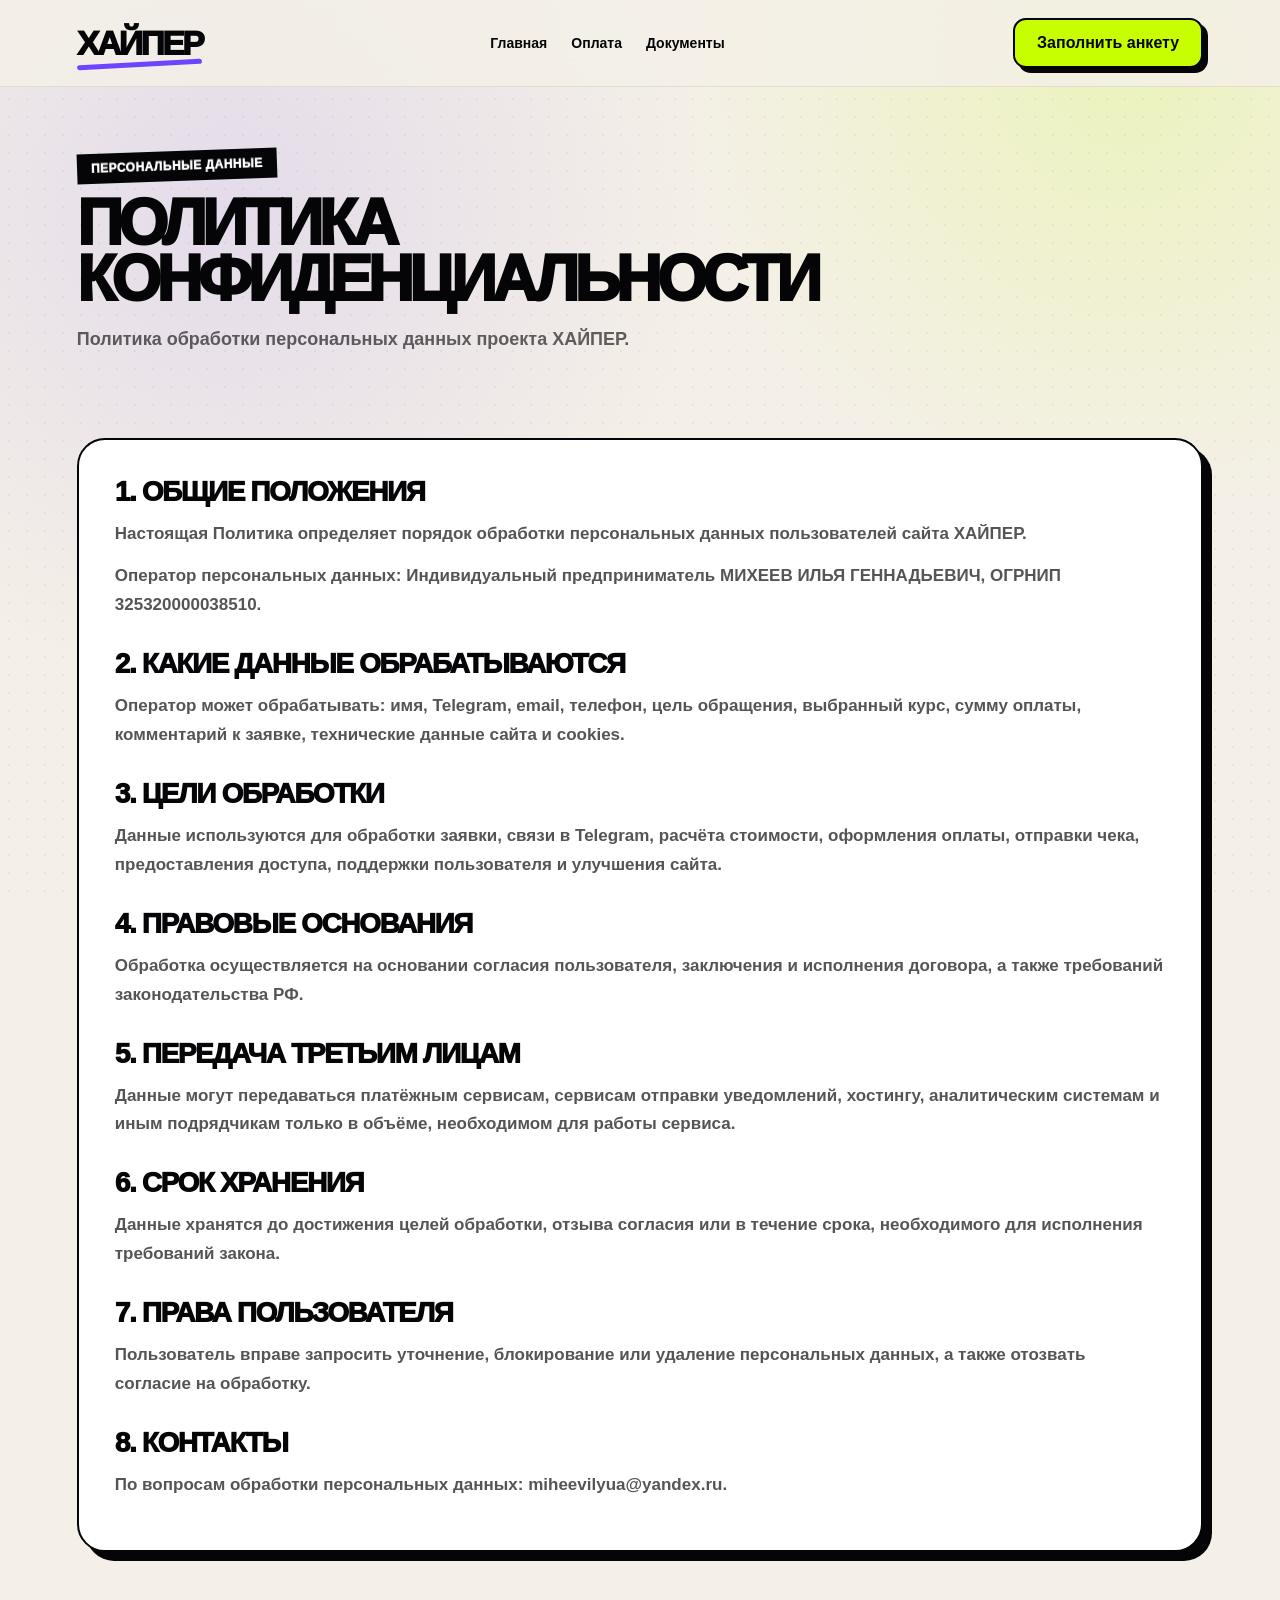
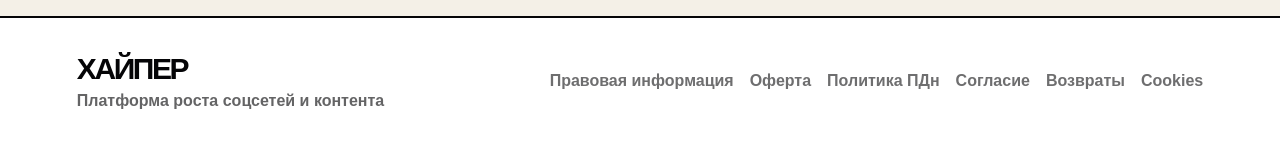
<file: privacy.html>
<!DOCTYPE html>
<html lang="ru">
<head>
  <meta charset="UTF-8" />
  <meta name="viewport" content="width=device-width, initial-scale=1.0" />
  <title>Политика конфиденциальности — ХАЙПЕР</title>
  <meta name="description" content="Политика обработки персональных данных проекта ХАЙПЕР." />
  <link rel="icon" href="./assets/favicon.ico" />
  <link rel="stylesheet" href="./styles.css" />
</head>
<body>
<header class="site-header">
  <a href="./index.html" class="logo">ХАЙПЕР<span></span></a>
  <nav class="nav">
    <a href="./index.html">Главная</a>
    <a href="./payment.html">Оплата</a>
    <a href="./legal.html">Документы</a>
  </nav>
  <a href="./index.html#form" class="header-cta">Заполнить анкету</a>
</header>
<main class="legal-page">
  <section class="payment-hero section-pad">
    <div>
      <div class="tag tag-dark">Персональные данные</div>
      <h1>Политика конфиденциальности</h1>
      <p>Политика обработки персональных данных проекта ХАЙПЕР.</p>
    </div>
  </section>
  <section class="section-pad legal-section">
  <div class="legal-card doc-text">
    <h2>1. Общие положения</h2>
    <p>Настоящая Политика определяет порядок обработки персональных данных пользователей сайта ХАЙПЕР.</p>
    <p>Оператор персональных данных: Индивидуальный предприниматель МИХЕЕВ ИЛЬЯ ГЕННАДЬЕВИЧ, ОГРНИП 325320000038510.</p>

    <h2>2. Какие данные обрабатываются</h2>
    <p>Оператор может обрабатывать: имя, Telegram, email, телефон, цель обращения, выбранный курс, сумму оплаты, комментарий к заявке, технические данные сайта и cookies.</p>

    <h2>3. Цели обработки</h2>
    <p>Данные используются для обработки заявки, связи в Telegram, расчёта стоимости, оформления оплаты, отправки чека, предоставления доступа, поддержки пользователя и улучшения сайта.</p>

    <h2>4. Правовые основания</h2>
    <p>Обработка осуществляется на основании согласия пользователя, заключения и исполнения договора, а также требований законодательства РФ.</p>

    <h2>5. Передача третьим лицам</h2>
    <p>Данные могут передаваться платёжным сервисам, сервисам отправки уведомлений, хостингу, аналитическим системам и иным подрядчикам только в объёме, необходимом для работы сервиса.</p>

    <h2>6. Срок хранения</h2>
    <p>Данные хранятся до достижения целей обработки, отзыва согласия или в течение срока, необходимого для исполнения требований закона.</p>

    <h2>7. Права пользователя</h2>
    <p>Пользователь вправе запросить уточнение, блокирование или удаление персональных данных, а также отозвать согласие на обработку.</p>

    <h2>8. Контакты</h2>
    <p>По вопросам обработки персональных данных: miheevilyua@yandex.ru.</p>
  </div>
</section>
</main>
<footer class="footer">
  <div>
    <strong>ХАЙПЕР</strong>
    <p>Платформа роста соцсетей и контента</p>
  </div>
  <nav>
    <a href="./legal.html">Правовая информация</a>
    <a href="./offer.html">Оферта</a>
    <a href="./privacy.html">Политика ПДн</a>
    <a href="./consent.html">Согласие</a>
    <a href="./refunds.html">Возвраты</a>
    <a href="./cookies.html">Cookies</a>
  </nav>
</footer>
</body>
</html>
</file>
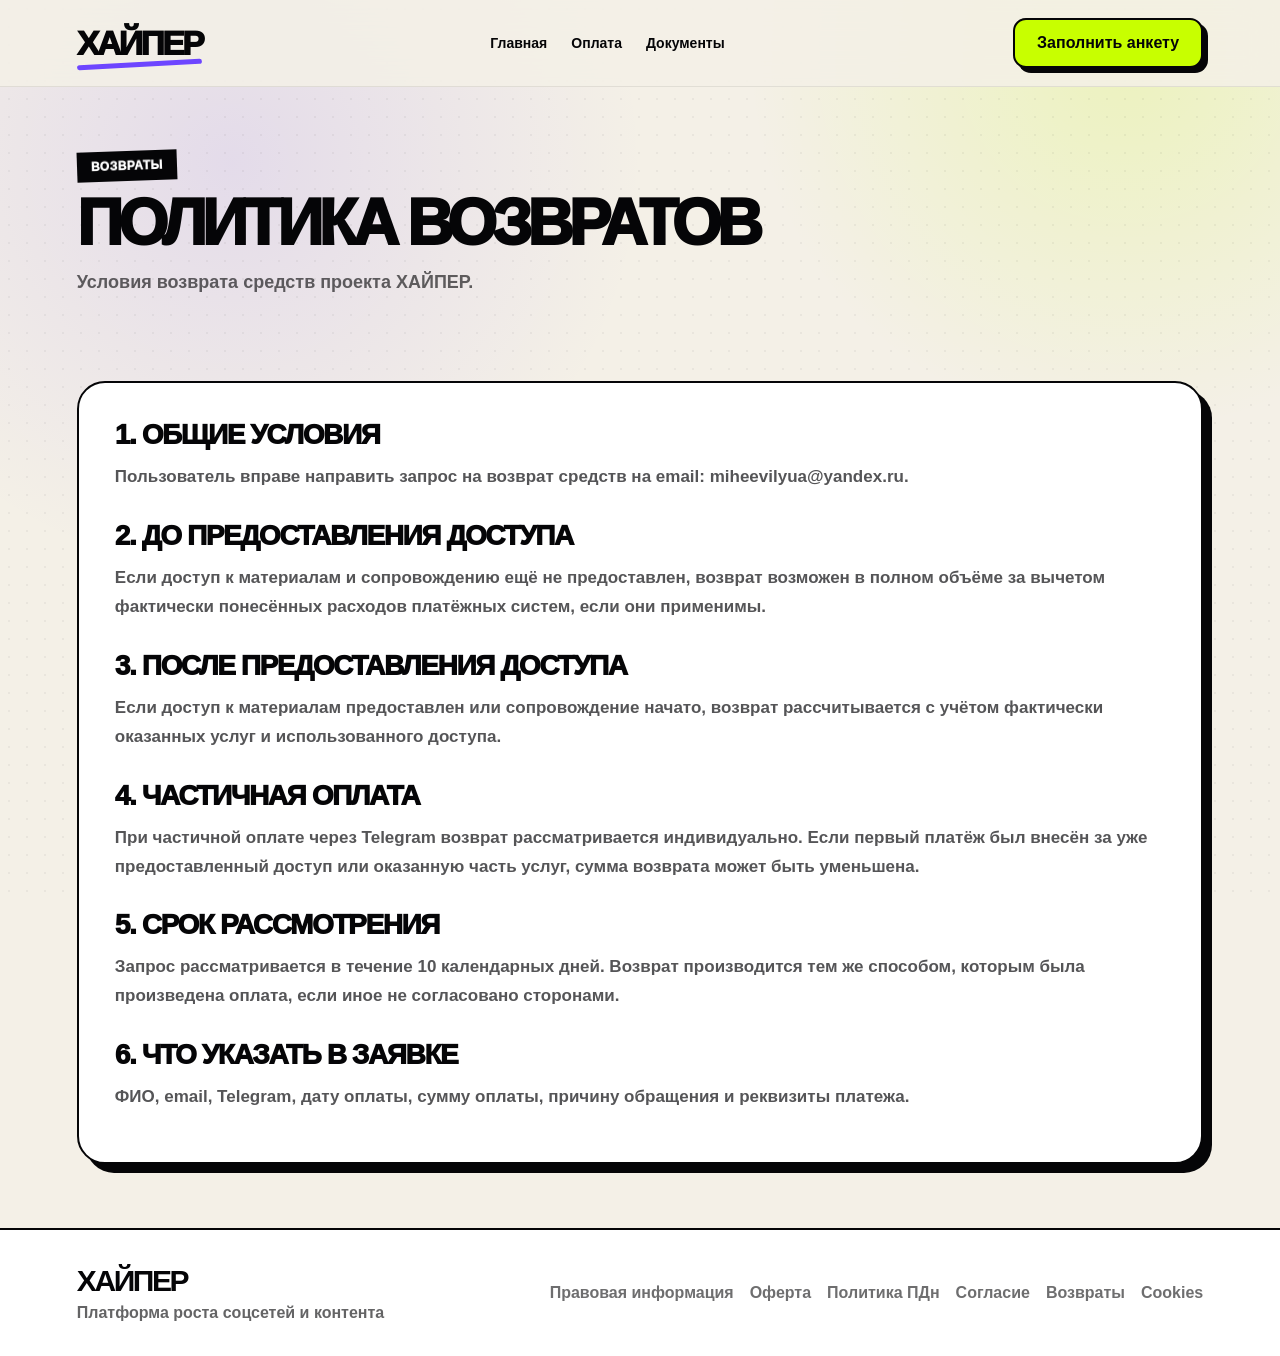
<file: refunds.html>
<!DOCTYPE html>
<html lang="ru">
<head>
  <meta charset="UTF-8" />
  <meta name="viewport" content="width=device-width, initial-scale=1.0" />
  <title>Политика возвратов — ХАЙПЕР</title>
  <meta name="description" content="Условия возврата средств проекта ХАЙПЕР." />
  <link rel="icon" href="./assets/favicon.ico" />
  <link rel="stylesheet" href="./styles.css" />
</head>
<body>
<header class="site-header">
  <a href="./index.html" class="logo">ХАЙПЕР<span></span></a>
  <nav class="nav">
    <a href="./index.html">Главная</a>
    <a href="./payment.html">Оплата</a>
    <a href="./legal.html">Документы</a>
  </nav>
  <a href="./index.html#form" class="header-cta">Заполнить анкету</a>
</header>
<main class="legal-page">
  <section class="payment-hero section-pad">
    <div>
      <div class="tag tag-dark">Возвраты</div>
      <h1>Политика возвратов</h1>
      <p>Условия возврата средств проекта ХАЙПЕР.</p>
    </div>
  </section>
  <section class="section-pad legal-section">
  <div class="legal-card doc-text">
    <h2>1. Общие условия</h2>
    <p>Пользователь вправе направить запрос на возврат средств на email: miheevilyua@yandex.ru.</p>

    <h2>2. До предоставления доступа</h2>
    <p>Если доступ к материалам и сопровождению ещё не предоставлен, возврат возможен в полном объёме за вычетом фактически понесённых расходов платёжных систем, если они применимы.</p>

    <h2>3. После предоставления доступа</h2>
    <p>Если доступ к материалам предоставлен или сопровождение начато, возврат рассчитывается с учётом фактически оказанных услуг и использованного доступа.</p>

    <h2>4. Частичная оплата</h2>
    <p>При частичной оплате через Telegram возврат рассматривается индивидуально. Если первый платёж был внесён за уже предоставленный доступ или оказанную часть услуг, сумма возврата может быть уменьшена.</p>

    <h2>5. Срок рассмотрения</h2>
    <p>Запрос рассматривается в течение 10 календарных дней. Возврат производится тем же способом, которым была произведена оплата, если иное не согласовано сторонами.</p>

    <h2>6. Что указать в заявке</h2>
    <p>ФИО, email, Telegram, дату оплаты, сумму оплаты, причину обращения и реквизиты платежа.</p>
  </div>
</section>
</main>
<footer class="footer">
  <div>
    <strong>ХАЙПЕР</strong>
    <p>Платформа роста соцсетей и контента</p>
  </div>
  <nav>
    <a href="./legal.html">Правовая информация</a>
    <a href="./offer.html">Оферта</a>
    <a href="./privacy.html">Политика ПДн</a>
    <a href="./consent.html">Согласие</a>
    <a href="./refunds.html">Возвраты</a>
    <a href="./cookies.html">Cookies</a>
  </nav>
</footer>
</body>
</html>
</file>
<file: styles.css>
*{box-sizing:border-box;margin:0;padding:0}
:root{--bg:#f4f0e7;--black:#050507;--white:#fff;--lime:#c8ff00;--purple:#6d45ff;--muted:rgba(5,5,7,.62);--soft:rgba(5,5,7,.08);--shadow:7px 7px 0 rgba(5,5,7,.16);--strong:9px 9px 0 #050507}
html{scroll-behavior:smooth}
body{font-family:Arial,Helvetica,sans-serif;background:radial-gradient(circle at 18% 12%,rgba(109,69,255,.12),transparent 26%),radial-gradient(circle at 88% 4%,rgba(200,255,0,.18),transparent 22%),var(--bg);color:var(--black);overflow-x:hidden}
body:before{content:"";position:fixed;inset:0;pointer-events:none;opacity:.045;background-image:radial-gradient(#000 1px,transparent 1px);background-size:18px 18px;z-index:-1}
img{display:block;width:100%}
a{text-decoration:none;color:inherit}
.section-pad{padding:64px 6%}
.site-header{position:sticky;top:0;z-index:100;display:flex;align-items:center;justify-content:space-between;gap:22px;padding:18px 6%;background:rgba(244,240,231,.86);backdrop-filter:blur(18px);border-bottom:1px solid rgba(5,5,7,.08)}
.logo{position:relative;font-size:34px;font-weight:950;letter-spacing:-.08em;line-height:1}
.logo span{position:absolute;left:0;bottom:-7px;width:100%;height:5px;background:var(--purple);border-radius:999px;transform:rotate(-3deg)}
.nav{display:flex;align-items:center;gap:24px;font-size:14px;font-weight:850}
.nav a:hover{color:var(--purple)}
.header-cta,.btn,.lead-form button,.pay-button{display:inline-flex;align-items:center;justify-content:center;min-height:50px;padding:0 22px;border-radius:13px;font-weight:900;transition:.2s ease}
.header-cta,.btn-primary,.lead-form button,.pay-button{background:var(--lime);color:var(--black);border:2px solid var(--black);box-shadow:5px 5px 0 var(--black)}
.btn-secondary{border:2px solid var(--black);background:rgba(255,255,255,.25)}
.header-cta:hover,.btn:hover,.lead-form button:hover,.pay-button:hover{transform:translateY(-3px)}
.hero{display:grid;grid-template-columns:.82fr 1.18fr;align-items:center;gap:42px;min-height:auto;padding-top:44px}
.tag{display:inline-flex;width:max-content;margin-bottom:14px;padding:8px 14px;background:var(--lime);color:var(--black);font-size:12px;font-weight:950;text-transform:uppercase;letter-spacing:.04em;transform:rotate(-2deg)}
.tag-dark{background:var(--black);color:var(--white)}
.tag-lime{background:var(--lime);color:var(--black)}
.hero h1,.section-head h2,.split-copy h2,.community-copy h2,.mobile-copy h2,.why-box h2,.form-copy h2,.payment-hero h1{font-weight:950;text-transform:uppercase;letter-spacing:-.075em;line-height:.88}
.hero h1{max-width:740px;font-size:clamp(58px,7.2vw,120px)}
.hero h1 em{display:inline-block;color:var(--purple);font-style:normal;transform:rotate(-1.4deg)}
.hero-copy p,.section-head p,.split-copy p,.community-copy p,.mobile-copy p,.form-copy p,.payment-hero p{max-width:620px;margin-top:18px;font-size:18px;font-weight:650;line-height:1.55;color:var(--muted)}
.actions{display:flex;flex-wrap:wrap;gap:14px;margin-top:26px}
.hero-proof{display:flex;gap:14px;margin-top:30px}
.hero-proof div{min-width:170px;padding:15px 18px;background:var(--white);border:2px solid var(--black);border-radius:18px;box-shadow:5px 5px 0 rgba(5,5,7,.15)}
.hero-proof strong{display:block;font-size:26px;letter-spacing:-.05em}
.hero-proof span{display:block;margin-top:3px;color:var(--muted);font-size:13px;font-weight:800}
.hero-visual{position:relative}
.hero-visual img,.visual-panel img,.split-visual img,.community-visual img,.mobile-visual img{border-radius:28px;border:2px solid rgba(5,5,7,.08);box-shadow:12px 12px 0 rgba(5,5,7,.14)}
.metrics-strip{display:grid;grid-template-columns:repeat(5,1fr);gap:12px;padding:0 6% 20px}
.metrics-strip div{padding:17px 18px;background:var(--white);border:2px solid var(--black);border-radius:18px;font-size:19px;font-weight:950;box-shadow:var(--shadow)}
.section-head{margin-bottom:30px}
.section-head h2,.split-copy h2,.community-copy h2,.mobile-copy h2,.why-box h2,.form-copy h2,.payment-hero h1{max-width:940px;font-size:clamp(42px,5vw,76px)}
.split-head{display:flex;justify-content:space-between;gap:38px;align-items:end}
.split-head p{max-width:430px}
.system-grid{display:grid;grid-template-columns:repeat(3,1fr);gap:18px;margin-bottom:34px}
.system-card,.course-card{background:var(--white);border:2px solid var(--black);border-radius:24px;box-shadow:var(--shadow)}
.system-card{padding:24px}
.system-card span{display:inline-flex;margin-bottom:20px;color:var(--purple);font-size:34px;font-weight:950;letter-spacing:-.08em}
.system-card h3,.course-card h3{font-size:28px;font-weight:950;text-transform:uppercase;letter-spacing:-.05em}
.system-card p,.course-card p{margin-top:12px;color:var(--muted);font-size:15px;font-weight:700;line-height:1.48}
.visual-panel{max-width:1120px;margin:0 auto}
.course-grid{display:grid;grid-template-columns:repeat(4,1fr);gap:18px}
.course-card{position:relative;min-height:290px;padding:23px;overflow:hidden;transition:.22s ease}
.course-card:hover{transform:translateY(-7px) rotate(0);box-shadow:10px 10px 0 var(--black)}
.course-card:before{content:"";position:absolute;top:28px;left:-10%;width:120%;height:50px;background:var(--black);transform:rotate(-5deg)}
.course-icon{position:relative;z-index:1;display:grid;place-items:center;height:96px;color:var(--purple);font-size:48px;font-weight:950}
.course-card span{position:relative;z-index:1;display:inline-flex;padding:6px 10px;background:var(--lime);font-size:11px;font-weight:950;text-transform:uppercase}
.course-card h3,.course-card p,.course-card strong{position:relative;z-index:1}
.course-card strong{display:block;margin-top:18px;padding-top:14px;border-top:2px solid rgba(5,5,7,.1);font-size:17px;font-weight:950}
.rotate-left{transform:rotate(-1.2deg)}
.rotate-right{transform:rotate(1deg)}
.rotate-left-soft{transform:rotate(-.6deg)}
.rotate-right-soft{transform:rotate(.8deg)}
.roadmap-panel{margin-top:42px}
.split-section,.community-section,.mobile-section,.form-section{display:grid;grid-template-columns:.82fr 1.18fr;gap:42px;align-items:center}
.split-section{background:var(--black);color:var(--white)}
.split-copy p{color:rgba(255,255,255,.68)}
.split-copy ul{display:grid;gap:10px;margin:22px 0 28px;list-style:none}
.split-copy li{position:relative;padding-left:26px;font-size:17px;font-weight:850;color:rgba(255,255,255,.82)}
.split-copy li:before{content:"✓";position:absolute;left:0;color:var(--lime)}
.community-section{grid-template-columns:.8fr 1.2fr}
.checks{display:grid;gap:10px;margin-top:25px}
.checks span{position:relative;padding-left:28px;font-size:18px;font-weight:900}
.checks span:before{content:"✓";position:absolute;left:0;color:var(--purple)}
.mobile-section{grid-template-columns:1.2fr .8fr}
.why-box{display:grid;grid-template-columns:.85fr 1.15fr;gap:38px;padding:42px;color:var(--white);background:var(--black);border-radius:30px;box-shadow:10px 10px 0 var(--purple)}
.why-list{display:grid;gap:10px}
.why-list div{padding:15px 18px;background:rgba(255,255,255,.1);border:1px solid rgba(255,255,255,.08);border-radius:16px;font-size:16px;font-weight:900}
.lead-form{display:grid;gap:14px;padding:24px;background:var(--white);border:2px solid var(--black);border-radius:26px;box-shadow:var(--strong)}
.lead-form input,.lead-form textarea{width:100%;padding:16px 18px;border:2px solid var(--black);border-radius:15px;background:#fff;font:inherit;font-size:16px;font-weight:750}
.lead-form textarea{min-height:130px;resize:vertical}
.privacy-check{display:flex;gap:10px;align-items:flex-start;color:var(--muted);font-size:14px;font-weight:750;line-height:1.45}
.privacy-check input{width:18px;height:18px;margin-top:1px;accent-color:var(--lime)}
.privacy-check a{color:var(--purple);font-weight:900;text-decoration:underline}
.footer{display:flex;justify-content:space-between;gap:24px;padding:34px 6%;border-top:2px solid var(--black);background:var(--white)}
.footer strong{display:block;font-size:30px;letter-spacing:-.08em}
.footer p{margin-top:6px;color:var(--muted);font-weight:800}
.footer nav{display:flex;flex-wrap:wrap;align-items:center;gap:16px;font-weight:900;color:rgba(5,5,7,.58)}
.payment-page{min-height:100vh}
.payment-hero{padding-bottom:20px}
.checkout{display:grid;grid-template-columns:1.25fr .75fr;gap:28px;align-items:start;padding-top:30px}
.checkout-card,.receipt-card,.legal-card{background:var(--white);border:2px solid var(--black);border-radius:28px;box-shadow:var(--strong)}
.checkout-card{padding:28px}
.checkout-card h2{font-size:32px;font-weight:950;text-transform:uppercase;letter-spacing:-.05em;margin-bottom:18px}
.payment-switch{display:flex;gap:12px;margin-bottom:18px}
.switch-btn{padding:14px 22px;border:2px solid var(--black);background:#fff;border-radius:14px;font-weight:900;cursor:pointer}
.switch-btn.active{background:var(--lime)}
.payment-mode-panel{display:none}
.payment-mode-panel.active{display:block}
.price-big{font-size:58px;font-weight:950;letter-spacing:-.06em}
.full-info,.split-info{font-size:16px;line-height:1.6;color:var(--muted);font-weight:700;max-width:580px}
.divider{height:2px;background:rgba(5,5,7,.08);margin:28px 0}
.payment-fields{display:grid;grid-template-columns:repeat(3,1fr);gap:14px;margin:18px 0}
.split-fields{grid-template-columns:1fr 1fr}
.field{display:flex;flex-direction:column;gap:8px}
.field-full{grid-column:1/-1}
.field label{font-size:14px;font-weight:900}
.field input,.field textarea{width:100%;padding:16px 18px;border:2px solid var(--black);border-radius:16px;background:#fff;font:inherit;font-size:16px;font-weight:700}
.field textarea{height:110px;resize:vertical}
.payment-methods{display:grid;grid-template-columns:repeat(2,1fr);gap:14px}
.method{display:grid;gap:5px;padding:15px;border:2px solid rgba(5,5,7,.16);border-radius:18px;cursor:pointer;background:#fff}
.method.active,.method:hover{border-color:var(--black);box-shadow:4px 4px 0 rgba(5,5,7,.14)}
.method input{display:none}
.method span{font-size:18px;font-weight:950}
.method small{color:var(--muted);font-weight:750}
.pay-button{width:100%;font-size:18px;cursor:pointer;margin-top:24px}
.payment-note{margin-top:14px;color:var(--muted);font-weight:750;line-height:1.5}
.receipt-card{padding:26px;position:sticky;top:100px}
.receipt-top,.receipt-line,.receipt-total{display:flex;justify-content:space-between;gap:18px;padding:16px 0;border-bottom:1px solid rgba(5,5,7,.12)}
.receipt-top span,.receipt-line span,.receipt-total span{color:var(--muted);font-weight:850}
.receipt-top strong,.receipt-line strong,.receipt-total strong{text-align:right}
.receipt-total strong{font-size:30px;letter-spacing:-.05em}
.receipt-status{display:flex;align-items:center;gap:10px;margin:20px 0 0;padding:14px;background:rgba(200,255,0,.22);border-radius:16px;font-weight:850}
.receipt-status span{width:10px;height:10px;border-radius:50%;background:#22b94e}
.legal-card{padding:36px}
.legal-grid{display:grid;grid-template-columns:repeat(2,1fr);gap:18px}
.legal-item{padding:20px;border:2px solid rgba(5,5,7,.08);border-radius:20px;background:rgba(255,255,255,.7)}
.legal-item span{display:block;margin-bottom:10px;font-size:13px;font-weight:900;text-transform:uppercase;color:rgba(5,5,7,.45)}
.legal-item strong{font-size:20px;line-height:1.4;letter-spacing:-.03em}
.legal-docs-section{padding-top:10px}
.docs-grid{display:grid;grid-template-columns:repeat(3,1fr);gap:18px}
.doc-card{display:flex;flex-direction:column;gap:12px;padding:24px;background:#fff;border:2px solid var(--black);border-radius:24px;box-shadow:var(--shadow);transition:.2s ease}
.doc-card:hover{transform:translateY(-6px) rotate(-1deg);box-shadow:10px 10px 0 var(--black)}
.doc-icon{width:64px;height:64px;display:grid;place-items:center;background:var(--lime);border:2px solid var(--black);border-radius:18px;font-size:18px;font-weight:950}
.doc-card h3{font-size:26px;font-weight:950;letter-spacing:-.05em;text-transform:uppercase}
.doc-card p{font-size:15px;line-height:1.5;color:var(--muted);font-weight:700}
.legal-note{padding:28px;background:var(--black);color:#fff;border-radius:26px;box-shadow:9px 9px 0 var(--purple)}
.legal-note strong{display:block;margin-bottom:12px;font-size:28px;font-weight:950;letter-spacing:-.05em;text-transform:uppercase}
.legal-note p{max-width:760px;font-size:17px;line-height:1.7;color:rgba(255,255,255,.72);font-weight:700}
.doc-text h2{margin-top:28px;margin-bottom:12px;font-size:28px;font-weight:950;letter-spacing:-.05em;text-transform:uppercase}
.doc-text h2:first-child{margin-top:0}
.doc-text p{margin-bottom:14px;color:rgba(5,5,7,.68);font-size:17px;font-weight:700;line-height:1.7}
@media(max-width:1100px){.nav{display:none}.hero,.split-section,.community-section,.mobile-section,.form-section,.why-box,.checkout{grid-template-columns:1fr}.metrics-strip,.course-grid,.payment-methods,.payment-fields,.legal-grid,.docs-grid{grid-template-columns:repeat(2,1fr)}.system-grid{grid-template-columns:1fr}.split-head{display:block}.receipt-card{position:static}}
@media(max-width:720px){.section-pad{padding:52px 5%}.site-header{padding:16px 5%}.logo{font-size:29px}.header-cta{min-height:44px;padding:0 12px;font-size:12px}.hero{padding-top:30px}.hero-copy p,.section-head p,.split-copy p,.community-copy p,.mobile-copy p,.form-copy p,.payment-hero p{font-size:16px}.actions,.hero-proof,.payment-switch{flex-direction:column}.btn{width:100%}.metrics-strip,.course-grid,.payment-methods,.payment-fields,.split-fields,.legal-grid,.docs-grid{grid-template-columns:1fr}.metrics-strip{padding-bottom:10px}.hero-visual img,.visual-panel img,.split-visual img,.community-visual img,.mobile-visual img{border-radius:20px;box-shadow:8px 8px 0 rgba(5,5,7,.14)}.why-box,.lead-form,.checkout-card,.receipt-card,.legal-card{padding:22px}.footer{flex-direction:column}.receipt-top,.receipt-line,.receipt-total{align-items:flex-start;flex-direction:column}.receipt-line strong,.receipt-top strong,.receipt-total strong{text-align:left}.price-big{font-size:42px}}
</file>
